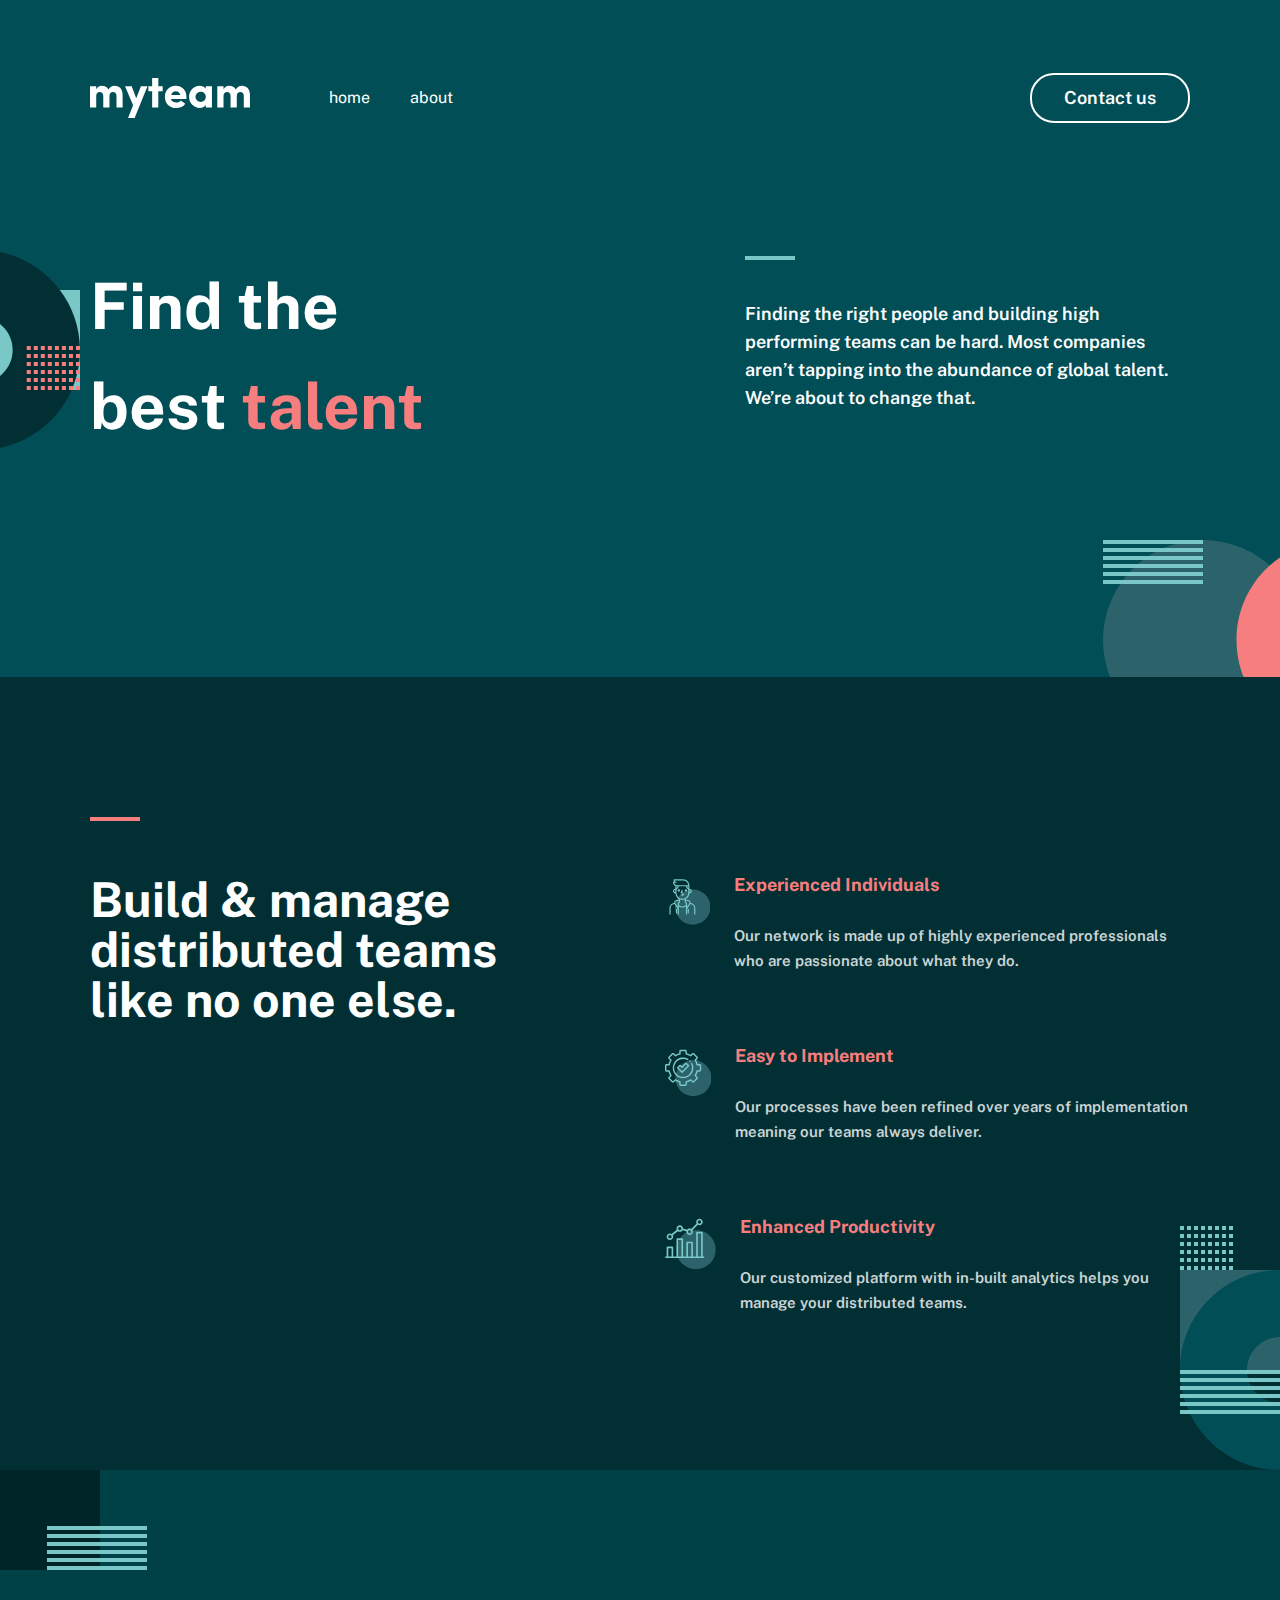
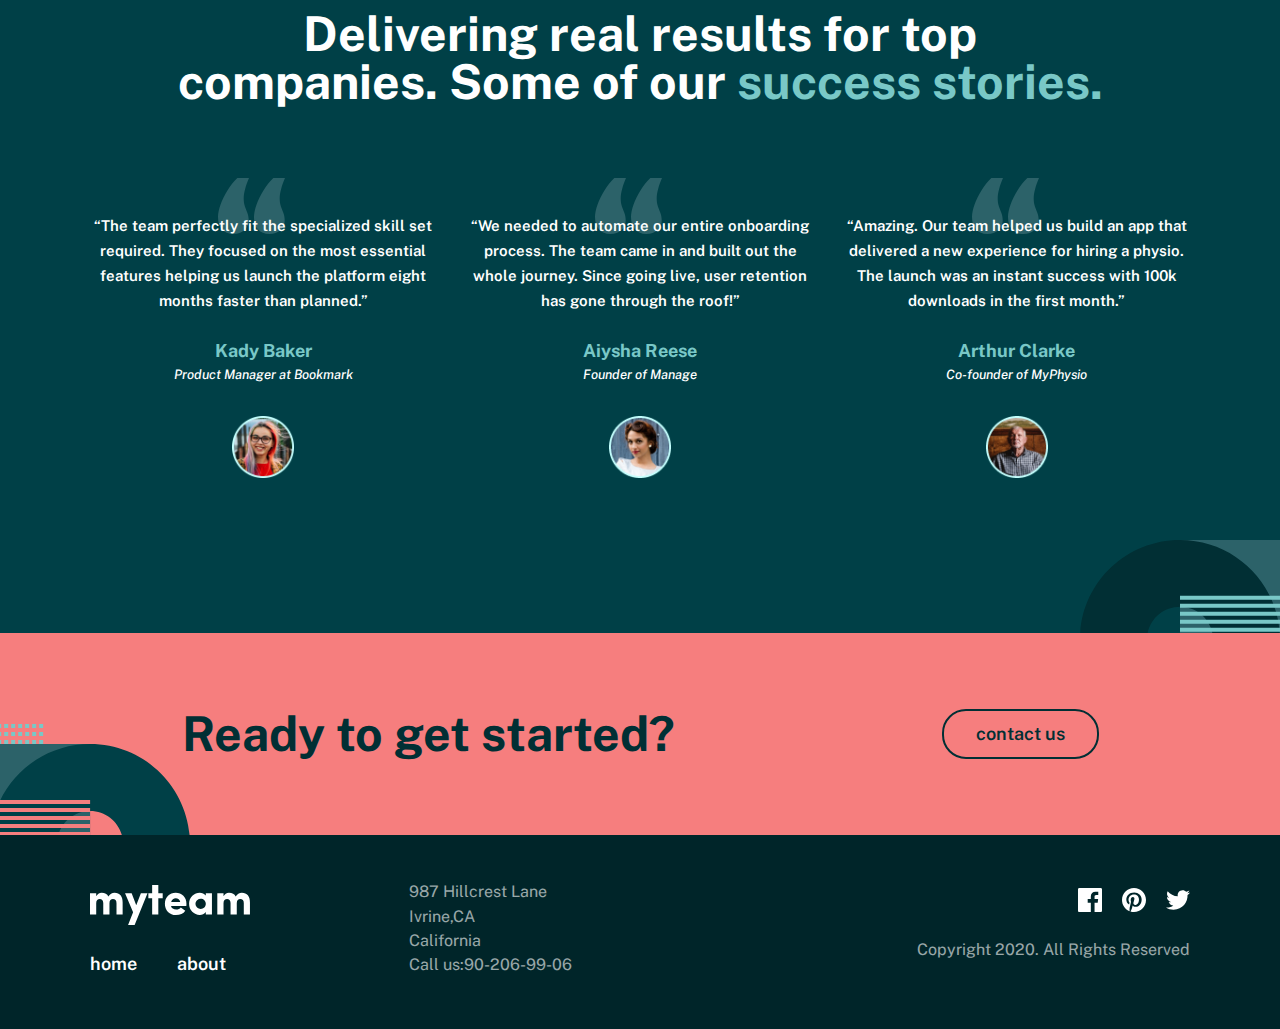
<file: index.html>
<!DOCTYPE html>
<html lang="en">

<head>
  <meta charset="UTF-8">
  <meta http-equiv="X-UA-Compatible" content="IE=edge">
  <meta name="viewport" content="width=device-width, initial-scale=1.0">
  <title>Myteam</title>
  <link rel="preconnect" href="https://fonts.googleapis.com">
  <link rel="preconnect" href="https://fonts.gstatic.com" crossorigin>
  <link href="https://fonts.googleapis.com/css2?family=Public+Sans:wght@100;400&display=swap" rel="stylesheet">
  <link rel="stylesheet" href="css/main.min.css">
</head>

<body>
  <header class="header">
    <div class="header__navigation navigation">
      <div class="container">
        <div class="navigation__wrapper ">
          <a class="navigation__logo site-logo" href="index.html">
            <svg class="sito-logo" width="160" height="40" viewBox="0 0 160 40" fill="none"
              xmlns="http://www.w3.org/2000/svg">
              <g>
                <path fill-rule="evenodd" clip-rule="evenodd"
                  d="M68.3174 29.5312V13.2143H72.6997V8.19196H68.3174V0H62.1474V8.19196H58.3538V13.2143H62.1474V29.5312H68.3174ZM6.21366 18.2366V29.5312H0V8.19196H6.21366V11.2946C6.72238 10.1935 7.44913 9.32292 8.3939 8.68304C9.41134 8.07292 10.5015 7.76786 11.6642 7.76786C14.9637 7.76786 17.1948 9.01786 18.3576 11.5179C19.8837 8.9881 21.9549 7.72321 24.5712 7.72321C27.1875 7.72321 29.186 8.56399 30.5669 10.2455C31.9477 11.9271 32.6381 14.3155 32.6381 17.4107V29.5312H26.4898V18.1473C26.4898 16.8378 26.1773 15.8036 25.5523 15.0446C24.8983 14.2857 24.0407 13.9062 22.9797 13.9062C21.9186 13.9062 21.0683 14.2634 20.4288 14.9777C19.7892 15.692 19.4695 16.7783 19.4695 18.2366V29.5312H13.2558V18.0134C13.1977 16.7336 12.8561 15.7292 12.2311 15C11.5916 14.2708 10.7631 13.9062 9.74564 13.9062C8.7282 13.9062 7.88517 14.256 7.21657 14.9554C6.54797 15.6548 6.21366 16.7485 6.21366 18.2366ZM57.4981 8.19196L44.6347 40H38.0722L43.0868 27.3438L35.0417 8.19196H41.6478L46.2481 20.2902L50.892 8.19196H57.4981ZM95.2923 25.6473C93.3591 28.5491 90.1833 29.9926 85.7646 29.9777C82.6978 29.9777 80.1106 28.9435 78.003 26.875C75.9245 24.7768 74.8853 22.0833 74.8853 18.7946C74.8853 15.506 75.9245 12.8348 78.003 10.7812C80.0815 8.72768 82.6542 7.70833 85.721 7.72321C88.7879 7.72321 91.3388 8.76488 93.3737 10.8482C95.4085 12.9315 96.4333 15.6399 96.4478 18.9732C96.4478 19.003 96.4187 19.6577 96.3606 20.9375H81.0771C81.1934 22.0685 81.7603 22.9464 82.7777 23.5714C83.7952 24.1964 84.9434 24.5089 86.2225 24.5089C88.2138 24.5089 89.7327 23.8393 90.7792 22.5L95.2923 25.6473ZM90.1905 16.9643H81.1644C81.3969 15.8036 81.9783 14.8958 82.9085 14.2411C83.8097 13.5863 84.7835 13.2738 85.83 13.3036C86.8766 13.3333 87.8286 13.6607 88.6862 14.2857C89.5437 14.9107 90.0452 15.8036 90.1905 16.9643ZM113.088 29.2188C111.911 29.7247 110.785 29.9628 109.709 29.933C106.846 29.933 104.36 28.9062 102.253 26.8527C100.145 24.7991 99.0912 22.128 99.0912 18.8393C99.0912 15.5506 100.181 12.8795 102.362 10.8259C104.542 8.77232 106.991 7.7381 109.709 7.72321C110.814 7.72321 111.947 7.96875 113.11 8.45982C114.273 8.95089 115.167 9.6503 115.792 10.558V8.19196H121.94V29.5312H115.792V27.0982C115.167 28.006 114.266 28.7128 113.088 29.2188ZM110.712 23.9062C109.302 23.9062 108.088 23.4301 107.071 22.4777C106.024 21.5253 105.501 20.3199 105.501 18.8616C105.501 17.4182 106.024 16.2054 107.071 15.2232C108.205 14.256 109.447 13.7723 110.799 13.7723C112.151 13.7723 113.321 14.2485 114.309 15.2009C115.298 16.1533 115.792 17.3735 115.792 18.8616C115.792 20.3497 115.298 21.5625 114.309 22.5C113.321 23.4375 112.122 23.9062 110.712 23.9062ZM133.522 18.2366V29.5312H127.309V8.19196H133.522V11.2946C134.031 10.1935 134.758 9.32292 135.703 8.68304C136.72 8.07292 137.81 7.76786 138.973 7.76786C142.272 7.76786 144.504 9.01786 145.666 11.5179C147.193 8.9881 149.264 7.72321 151.88 7.72321C154.496 7.72321 156.495 8.56399 157.876 10.2455C159.256 11.9271 159.947 14.3155 159.947 17.4107V29.5312H153.799V18.1473C153.799 16.8378 153.486 15.8036 152.861 15.0446C152.207 14.2857 151.35 13.9062 150.288 13.9062C149.227 13.9062 148.377 14.2634 147.738 14.9777C147.098 15.692 146.778 16.7783 146.778 18.2366V29.5312H140.565V18.0134C140.506 16.7336 140.165 15.7292 139.54 15C138.9 14.2708 138.072 13.9062 137.054 13.9062C136.037 13.9062 135.194 14.256 134.525 14.9554C133.857 15.6548 133.522 16.7485 133.522 18.2366Z"
                  fill="white" />
              </g>
            </svg>
          </a>
          <nav class="navigation__nav">
            <ul class="navigation__nav-pages">
              <li class="navigation__nav-list"><a class="navigation__nav-item" href="#">home</a></li>
              <li class="navigation__nav-list"><a class="navigation__nav-item" href="about.html">about</a></li>
            </ul>
          </nav>
          <a href="contact.html" class="navigation__button site-button" type="button">
            Contact us
          </a>
          <button class="navigation__button-mobile" type="button"><img src="images/hamburger.svg" alt="rasm joyi"
              width="20" height="17"></button>
        </div>
        <div class="navigation__buttom">
          <div class="navigation__buttom-left">
            <h2 class="navigation__buttom-title">
              Find the <br> best <span class="text">talent</span>
            </h2>
          </div>
          <div class="navigation__buttom-right">
            <span class="line"></span>
            <p class="navigation__buttom-text">Finding the right people and building high performing teams can be hard. Most companies aren’t tapping into the abundance of global talent. We’re about to change that.</p>
            <img class="navigation__buttom-img" src="/images/header-background2.svg" alt="rasm joyi" width="358"
              height="200">
          </div>
        </div>
      </div>
    </div>
  </header>
  <!-- ////header//// -->

  <!-- section-inner -->
  <section>
    <div class="section__wrapper inner">
      <div class="container">
        <div class="inner__wrapper">
          <div class="inner__left">
            <span class="inner__line"></span>
            <h2 class="inner__left-title">
              Build & manage distributed teams like no one else.</h2>
          </div>
          <div class="inner__right pages">
            <ul class="pages__bloc">
              <li class="pages__item">
                <svg class="pages__img" width="72" height="72" viewBox="0 0 72 72" fill="none"
                  xmlns="http://www.w3.org/2000/svg">
                  <g id="Group 11">
                    <circle id="Oval Copy 4" cx="44" cy="44" r="28" fill="#2C6269" />
                    <g id="Group 9">
                      <path id="Combined Shape" fill-rule="evenodd" clip-rule="evenodd"
                        d="M14.4958 0H28.4958C34.1565 0 38.7625 4.606 38.7625 10.2666V10.2667V14.9333C40.8214 14.9333 42.4958 16.6078 42.4958 18.6667C42.4958 20.7256 40.8214 22.4 38.7625 22.4H38.55C38.2613 26.0674 36.1975 29.2747 33.1623 31.101V32.6667H36.1118C38.6029 32.6667 40.6292 34.693 40.6291 37.1842C40.6298 37.2541 40.6289 37.3238 40.6263 37.3934L40.7476 37.4014C44.9636 37.9624 48.0958 41.5427 48.0959 45.7333V56H46.2292V45.7334C46.2292 42.4733 43.7932 39.6891 40.561 39.258L40.1563 39.2323C40.0733 39.3986 39.9798 39.5606 39.8759 39.7172L35.0291 46.9513V56H33.1623V42.9565C31.5585 44.1449 29.6053 44.8 27.5625 44.8C25.5193 44.8 23.5662 44.1451 21.9625 42.9571V56H20.0958V46.9507L15.251 39.7198C15.1464 39.5623 15.0523 39.3996 14.9689 39.2326L14.5023 39.2634C11.3318 39.689 8.89576 42.4732 8.89576 45.7333V56H7.02905V45.7333C7.02905 41.5426 10.1613 37.9633 14.3165 37.407L14.4982 37.3946C14.4954 37.3215 14.4943 37.2481 14.495 37.1746C14.495 34.6929 16.5212 32.6666 19.0123 32.6666H21.9625V31.1315C19.2932 29.5509 17.3029 26.8626 16.72 23.577C16.6621 23.2503 16.6183 22.9208 16.5903 22.5904L16.5756 22.4H16.3625C14.3035 22.4 12.6292 20.7255 12.6292 18.6666C12.6292 16.6077 14.3035 14.9333 16.3625 14.9333H16.3639L16.3626 10.5691C14.1571 9.51877 12.6292 7.26788 12.6292 4.66659C12.6292 4.15144 13.0473 3.7333 13.5625 3.7333H14.0636C13.7445 3.18358 13.5625 2.54603 13.5625 1.86659V0.933297C13.5625 0.418141 13.9806 0 14.4958 0ZM33.1623 35.672V34.5334H36.1118C37.5733 34.5334 38.7625 35.7234 38.7625 37.1934C38.768 37.7264 38.615 38.2415 38.3229 38.6811L35.0291 43.5973V37.5387C35.0292 37.0226 34.6119 36.6053 34.0958 36.6053H33.9371C33.4891 36.5287 33.1586 36.1377 33.1623 35.672ZM29.5133 32.4996C30.1282 32.3806 30.7236 32.2126 31.2956 32V35.6636C31.2863 36.8807 32.0563 37.9363 33.1623 38.3254V40.4479C31.7314 42.032 29.7086 42.9333 27.5625 42.9333C25.4163 42.9333 23.3935 42.0319 21.9625 40.4494V38.3264C23.0676 37.9373 23.8375 36.8826 23.8292 35.672V32.0136C25.0092 32.4416 26.2729 32.6723 27.5728 32.6723C28.2121 32.6723 28.8618 32.6153 29.5133 32.4996ZM20.0958 37.5387V43.5959L16.804 38.6829C16.51 38.2414 16.357 37.7253 16.3626 37.1839C16.3625 35.7224 17.5515 34.5333 19.0132 34.5333H21.9625V35.6786C21.9653 36.1377 21.6358 36.5288 21.1878 36.6054H21.0291C20.5139 36.6054 20.0958 37.0226 20.0958 37.5387ZM35.1286 11.1999H36.896L36.8969 14.0611C36.1833 13.4162 35.4004 12.4564 35.1286 11.1999ZM33.2295 11.1999C33.6437 14.0413 35.8703 15.7542 36.8976 16.4045L36.8986 19.5273L36.7016 22.0715C36.4422 26.3238 33.3398 29.8584 29.1725 30.6647C24.2034 31.5467 19.4396 28.2213 18.5567 23.2503C18.5092 22.9796 18.4727 22.7071 18.4503 22.4401L18.2292 19.6V16.4032C19.2574 15.752 21.4814 14.0394 21.8953 11.1999H33.2295ZM16.3625 16.8H16.3644L16.3653 19.6719L16.4317 20.5333H16.3625C15.333 20.5333 14.4958 19.6961 14.4958 18.6666C14.4958 17.6372 15.333 16.8 16.3625 16.8ZM19.9963 11.1999C19.7247 12.4555 18.9424 13.4148 18.2292 14.0597V11.1334C18.534 11.1772 18.8457 11.1999 19.1625 11.1999H19.9963ZM38.7625 19.6V16.8C39.7919 16.8 40.6292 17.6372 40.6292 18.6667C40.6292 19.6961 39.792 20.5334 38.7625 20.5334H38.6912L38.7625 19.6ZM14.59 5.6C15.0232 7.72702 16.9094 9.3333 19.1625 9.3333V9.33341H36.8435C36.3778 5.13898 32.8125 1.8667 28.4958 1.8667H15.4291C15.4291 2.89625 16.2663 3.73341 17.2958 3.73341C17.8109 3.73341 18.2291 4.15155 18.2291 4.6667C18.2291 5.18186 17.8109 5.6 17.2958 5.6H14.59ZM23.8292 17.7333C23.8292 18.7642 22.9934 19.6 21.9625 19.6C20.9315 19.6 20.0958 18.7642 20.0958 17.7333C20.0958 16.7023 20.9315 15.8666 21.9625 15.8666C22.9934 15.8666 23.8292 16.7023 23.8292 17.7333ZM33.1625 19.6C34.1934 19.6 35.0292 18.7642 35.0292 17.7333C35.0292 16.7023 34.1934 15.8666 33.1625 15.8666C32.1315 15.8666 31.2958 16.7023 31.2958 17.7333C31.2958 18.7642 32.1315 19.6 33.1625 19.6ZM27.0743 20.5333L28.4286 17.1472L26.6954 16.4537L24.8287 21.1204C24.7139 21.4079 24.7494 21.7346 24.923 21.9903C25.0966 22.246 25.386 22.4 25.6959 22.4H28.4959V20.5333H27.0743ZM25.8545 24.2667C27.3076 24.2657 28.674 23.7001 29.7026 22.6726L31.0223 23.9933C29.6419 25.3727 27.806 26.1324 25.8545 26.1334H25.6958V24.2667H25.8545ZM17.2959 47.6C17.2959 47.0839 17.714 46.6667 18.2292 46.6667C18.7443 46.6667 19.1625 47.0839 19.1625 47.6V53.2C19.1625 53.7161 18.7443 54.1333 18.2292 54.1333C17.714 54.1333 17.2959 53.7161 17.2959 53.2V47.6ZM35.9625 47.6C35.9625 47.0839 36.3796 46.6667 36.8958 46.6667C37.4119 46.6667 37.8292 47.0839 37.8291 47.6V53.2C37.8291 53.7161 37.4119 54.1333 36.8958 54.1333C36.3796 54.1333 35.9625 53.7161 35.9625 53.2V47.6Z"
                        fill="#79C8C7" />
                    </g>
                  </g>
                </svg>
                <div class="pages__item-right">
                  <h4 class="pages__item-title">Experienced Individuals</h4>
                  <p class="pages__item-text">
                    Our network is made up of highly experienced professionals who are passionate about what they do.
                  </p>
                </div>
              </li>
              <li class="pages__item">
                <svg class="pages__img" width="72" height="72" viewBox="0 0 72 72" fill="none"
                  xmlns="http://www.w3.org/2000/svg">
                  <g id="Group 12">
                    <circle id="Oval Copy" cx="44" cy="44" r="28" fill="#2C6269" />
                    <path id="Combined Shape" fill-rule="evenodd" clip-rule="evenodd"
                      d="M33.9062 53.8125C33.9062 55.0186 32.9249 56 31.7188 56H24.2812C23.0751 56 22.0938 55.0186 22.0938 53.8125V50.5471C20.0357 50.0092 18.0717 49.1948 16.2354 48.1177L13.9244 50.4287C13.0712 51.2815 11.6835 51.2815 10.8307 50.4287L5.57129 45.1693C4.71851 44.3165 4.71851 42.9288 5.57129 42.076L7.88226 39.7646C6.80518 37.9283 5.99084 35.9643 5.45294 33.9062H2.1875C0.981384 33.9062 0 32.9249 0 31.7188V24.2812C0 23.0751 0.981384 22.0938 2.1875 22.0938H5.44568C5.98187 20.0323 6.79535 18.0648 7.87244 16.2251L5.57129 13.924C4.71851 13.0712 4.71851 11.6835 5.57129 10.8307L10.8307 5.57129C11.6835 4.71851 13.0712 4.71851 13.9244 5.57129L16.2174 7.86475C18.0588 6.78253 20.0289 5.96478 22.0938 5.42517V2.1875C22.0938 0.981384 23.0751 0 24.2812 0H31.7188C32.9249 0 33.9062 0.981384 33.9062 2.1875V5.41791C35.9741 5.95581 37.948 6.77271 39.7924 7.85449L42.076 5.57129C42.9288 4.71851 44.3165 4.71851 45.1693 5.57129L50.4287 10.8307C51.2815 11.6835 51.2815 13.0712 50.4287 13.9244L48.1455 16.2076C49.2273 18.052 50.0442 20.0259 50.5821 22.0938H53.8125C55.0186 22.0938 56 23.0751 56 24.2812V31.7188C56 32.9249 55.0186 33.9062 53.8125 33.9062H50.5748C50.0352 35.9711 49.217 37.9412 48.1353 39.7826L50.4283 42.076C51.2811 42.9288 51.2811 44.3165 50.4283 45.1693L45.1693 50.4287C44.3165 51.2815 42.9288 51.2815 42.0756 50.4287L39.7749 48.1276C37.9348 49.2047 35.9673 50.0181 33.9062 50.5543V53.8125ZM16.0713 45.641C16.2747 45.641 16.4785 45.6974 16.6596 45.8127C18.7407 47.1415 21.0167 48.0853 23.4238 48.618C23.9249 48.7291 24.2812 49.173 24.2812 49.6862V53.8125H31.7188V49.6921C31.7188 49.1786 32.0759 48.7343 32.5775 48.624C34.988 48.0934 37.2674 47.1509 39.3519 45.823C39.7843 45.5474 40.3504 45.6094 40.7131 45.9721L43.6227 48.8817L48.8817 43.6227L45.9785 40.7195C45.6154 40.3564 45.5538 39.7894 45.8307 39.3566C47.1641 37.2717 48.1118 34.9902 48.6462 32.5762C48.7569 32.0751 49.2012 31.7188 49.7139 31.7188H53.8125V24.2812H49.7199C49.2064 24.2812 48.762 23.9241 48.6518 23.4225C48.1199 21.0051 47.174 18.7202 45.8405 16.6318C45.5645 16.199 45.6265 15.6329 45.9892 15.2698L48.8817 12.3773L43.6227 7.11835L40.7302 10.0108C40.3675 10.3735 39.801 10.4355 39.3682 10.1595C37.2798 8.82605 34.9949 7.88055 32.5775 7.34821C32.0759 7.23798 31.7188 6.79364 31.7188 6.28009V2.1875H24.2812V6.28607C24.2812 6.79919 23.9249 7.2431 23.4242 7.35419C21.0098 7.88867 18.7283 8.83588 16.6434 10.1693C16.211 10.4462 15.6436 10.3846 15.2809 10.0215L12.3773 7.11835L7.11835 12.3773L10.0279 15.2873C10.3906 15.6496 10.4526 16.2157 10.177 16.6481C8.84912 18.7326 7.90662 21.012 7.37598 23.4225C7.26575 23.9241 6.82141 24.2812 6.30786 24.2812H2.1875V31.7188H6.31384C6.82697 31.7188 7.27087 32.0755 7.38196 32.5762C7.91473 34.9838 8.85895 37.2593 10.1873 39.3404C10.4633 39.7732 10.4017 40.3397 10.0386 40.7025L7.11835 43.6227L12.3773 48.8821L15.2975 45.9614C15.509 45.7504 15.7889 45.641 16.0713 45.641ZM16.7083 39.2917C19.8217 42.4046 23.9108 43.9615 28 43.9615C32.0892 43.9615 36.1783 42.4046 39.2917 39.2917C44.1597 34.4241 45.3646 27.0182 42.2901 20.8641C42.0201 20.3237 41.363 20.1041 40.8229 20.3741C40.2825 20.6441 40.0633 21.3012 40.3333 21.8417C42.9865 27.1528 41.9462 33.5439 37.7451 37.7451C35.0581 40.432 31.5295 41.7753 28 41.7748C24.4714 41.7744 20.9419 40.4312 18.2554 37.7451C12.8819 32.3716 12.8819 23.6284 18.2554 18.2554C22.6026 13.9077 29.38 12.9691 34.736 15.9726C35.2628 16.2682 35.9293 16.0807 36.2249 15.5535C36.5201 15.0267 36.3326 14.3602 35.8058 14.0649C32.8296 12.3961 29.3181 11.7219 25.9167 12.1671C22.4039 12.6268 19.2197 14.1974 16.7083 16.7083C10.4821 22.9346 10.4821 33.0654 16.7083 39.2917ZM38.7572 18.8138C38.4684 18.8138 38.1873 18.6976 37.9826 18.4929C37.7792 18.2896 37.6635 18.0084 37.6635 17.72C37.6635 17.4321 37.7792 17.1501 37.9826 16.9467C38.186 16.7429 38.4684 16.6263 38.7572 16.6263C39.0447 16.6263 39.3267 16.7429 39.5305 16.9467C39.7339 17.1501 39.851 17.4321 39.851 17.72C39.851 18.0084 39.7339 18.2896 39.5305 18.4929C39.3259 18.6976 39.0447 18.8138 38.7572 18.8138ZM26.4564 36.0574C26.1663 36.0574 25.8881 35.9421 25.683 35.737L18.7664 28.8199C18.3391 28.3931 18.3391 27.7005 18.7664 27.2733L22.6893 23.3499C22.8944 23.1448 23.1725 23.0298 23.4626 23.0298C23.7527 23.0298 24.0313 23.1448 24.2364 23.3499L26.4564 25.5703L31.764 20.263C32.1909 19.8358 32.8834 19.8358 33.3107 20.263L37.2341 24.1864C37.6609 24.6132 37.6609 25.3058 37.2341 25.733L27.2301 35.737C27.0246 35.9421 26.7465 36.0574 26.4564 36.0574ZM21.0863 28.0466L26.4564 33.4166L34.9137 24.9597L32.5374 22.5834L27.2301 27.8906C27.025 28.0957 26.7465 28.2111 26.4564 28.2111C26.1663 28.2111 25.8881 28.0957 25.683 27.8906L23.4626 25.6702L21.0863 28.0466Z"
                      fill="#79C8C7" />
                  </g>
                </svg>

                <div class="pages__item-right">
                  <h4 class="pages__item-title">
                    Easy to Implement
                  </h4>
                  <p class="pages__item-text">
                    Our processes have been refined over years of implementation meaning our teams always deliver.
                  </p>
                </div>
              </li>
              <li class="pages__item">
                <svg class="pages__img" width="72" height="72" viewBox="0 0 72 72" fill="none"
                  xmlns="http://www.w3.org/2000/svg">
                  <g id="Group 13">
                    <circle id="Oval" cx="44" cy="44" r="28" fill="#2C6269" />
                    <path id="Combined Shape" fill-rule="evenodd" clip-rule="evenodd"
                      d="M44.3333 4.6667C44.3333 2.093 46.4263 0 49 0C51.5737 0 53.6667 2.093 53.6667 4.6667C53.6667 7.24041 51.5737 9.33341 49 9.33341C48.1355 9.33341 47.3252 9.09726 46.6303 8.68608L39.0194 16.297C39.4306 16.992 39.6667 17.8022 39.6667 18.6667C39.6667 21.2404 37.5737 23.3334 35 23.3334C32.4263 23.3334 30.3333 21.2404 30.3333 18.6667C30.3333 18.4032 30.3552 18.1447 30.3974 17.893L25.0246 16.3608C24.2129 17.7396 22.7129 18.6667 21 18.6667C19.9493 18.6667 18.9788 18.3179 18.1981 17.73L11.0811 23.4046C11.4541 24.075 11.6667 24.8465 11.6667 25.6667C11.6667 28.2404 9.5737 30.3334 7 30.3334C4.4263 30.3334 2.3333 28.2404 2.3333 25.6667C2.3333 23.093 4.4263 21 7 21C7.90488 21 8.75035 21.2587 9.46631 21.7061L16.7404 15.9062C16.4788 15.3239 16.3333 14.6787 16.3333 14C16.3333 11.4263 18.4263 9.3333 21 9.3333C23.5737 9.3333 25.6667 11.4263 25.6667 14C25.6667 14.0389 25.6662 14.0777 25.6653 14.1165L31.3656 15.742C32.2217 14.6803 33.5327 14 35 14C35.8645 14 36.6748 14.2361 37.3697 14.6473L44.9806 7.03637C44.5694 6.34145 44.3333 5.5312 44.3333 4.6667ZM19.2225 15.5101C19.209 15.491 19.1948 15.4722 19.18 15.4537C19.1649 15.4348 19.1494 15.4164 19.1334 15.3987C18.8404 15.0086 18.6667 14.524 18.6667 14C18.6667 12.7143 19.712 11.6667 21 11.6667C22.288 11.6667 23.3333 12.7144 23.3333 14C23.3333 15.2857 22.288 16.3333 21 16.3333C20.2882 16.3333 19.6506 16.0133 19.2225 15.5101ZM8.61291 23.982C8.1938 23.5805 7.62552 23.3334 7 23.3334C5.712 23.3334 4.6667 24.381 4.6667 25.6667C4.6667 26.9523 5.712 28 7 28C8.288 28 9.3333 26.9523 9.3333 25.6667C9.3333 25.0421 9.08657 24.4737 8.68515 24.0543C8.66023 24.0314 8.63612 24.0073 8.61291 23.982ZM47.3975 6.3613C47.3831 6.34522 47.3681 6.32945 47.3527 6.314C47.3373 6.29859 47.3215 6.28369 47.3055 6.26933C46.9096 5.85087 46.6667 5.28643 46.6667 4.6667C46.6667 3.381 47.712 2.33341 49 2.33341C50.288 2.33341 51.3333 3.38111 51.3333 4.6667C51.3333 5.9523 50.288 7 49 7C48.3796 7 47.8155 6.75694 47.3975 6.3613ZM52.5 18.6667C53.144 18.6667 53.6667 19.1893 53.6667 19.8334V53.6667H54.8333C55.4773 53.6667 56 54.1893 56.0001 54.8333C56.0001 55.4773 55.4774 56 54.8334 56H52.5159L52.5 56.0001H45.5L45.4841 56H38.5159L38.5 56.0001H31.5L31.4841 56H24.5159L24.5 56.0001H17.5L17.4841 56H10.5H3.5H1.1667C0.522703 56 0 55.4773 0 54.8333C0 54.1893 0.522703 53.6667 1.1667 53.6667H2.3333V40.8334C2.3333 40.1894 2.856 39.6667 3.5 39.6667H10.5C11.144 39.6667 11.6667 40.1893 11.6667 40.8333V53.6667H16.3333V29.1667C16.3333 28.5227 16.856 28 17.5 28H24.5C25.144 28 25.6667 28.5227 25.6667 29.1667V53.6667H30.3333V33.8334C30.3333 33.1894 30.856 32.6667 31.5 32.6667H38.5C39.144 32.6667 39.6667 33.1893 39.6667 33.8334V53.6667H44.3333V19.8334C44.3333 19.1894 44.856 18.6667 45.5 18.6667H52.5ZM51.3333 21V53.6667H46.6666V21H51.3333ZM37.3333 53.6667V35H32.6666V53.6667H37.3333ZM18.6666 30.3333H23.3333V53.6667H18.6666V30.3333ZM9.33341 53.6667V42H4.6667V53.6667H9.3333H9.33341ZM35 21C33.712 21 32.6667 19.9523 32.6667 18.6667C32.6667 17.381 33.712 16.3334 35 16.3334C36.288 16.3334 37.3333 17.3811 37.3333 18.6667C37.3333 19.9523 36.288 21 35 21Z"
                      fill="#79C8C7" />
                  </g>
                </svg>
                <div class="pages__item-right">
                  <h4 class="pages__item-title">Enhanced Productivity</h4>
                  <p class="pages__item-text">
                    Our customized platform with in-built analytics helps you manage your distributed teams.
                  </p>
                </div>
              </li>
            </ul>
          </div>
        </div>
      </div>
    </div>
  </section>
  <!-- section-inner -->

  <!-- intro-section -->
  <section>
    <div class="section intro">
      <div class="container">
        <div class="intro__wrapper">
          <div class="intro__title">
            <h2 class="intro__text">
              Delivering real results for top companies. Some of our <span class="intro__sucses"> success stories.
              </span>
            </h2>
          </div>
          <ul class="intro__pages item">
            <li class="item__list">
              <p class="item__text">
                “The team perfectly fit the specialized skill set required. They focused on the most essential features
                helping us launch the platform eight months faster than planned.”
              </p>
              <h4 class="item__title">
                Kady Baker
              </h4>
              <i class="item__small">Product Manager at Bookmark</i><br>
              <img class="item__jpg" src="images/intro-too-oval1.png" alt="rasm joyi" width="62" height="62">
            </li>
            <li class="item__list">
              <p class="item__text">
                “We needed to automate our entire onboarding process. The team came in and built out the whole journey.
                Since going live, user retention has gone through the roof!”
              </p>
              <h4 class="item__title">
                Aiysha Reese
              </h4>
              <i class="item__small">Founder of Manage</i><br>
              <img class="item__jpg" src="images/intro-too-oval2.png" alt="rasm joyi" width="62" height="62">
            </li>
            <li class="item__list">
              <p class="item__text">
                “Amazing. Our team helped us build an app that delivered a new experience for hiring a physio. The
                launch was an instant success with 100k downloads in the first month.”
              </p>
              <h4 class="item__title">
                Arthur Clarke
              </h4>
              <i class="item__small">
                Co-founder of MyPhysio
              </i><br>
              <img class="item__jpg" src="images/intro-too-oval3.png" alt="rasm joyi" width="62" height="62">
            </li>
          </ul>
        </div>
      </div>
    </div>
  </section>
  <!-- internal-section -->
  <section>
    <div class="internal__section ">
      <div class="container">
        <div class="internal__title">
          <h2 class="internal__title-text">Ready to get started?</h2>
          <button class="internal__button site-button" type="button">contact us</button>
        </div>
      </div>
    </div>
  </section>
  <!-- intro-section -->

  <!-- footer -->
  <footer>
    <div class="footer__wrapper">
      <div class="container">
        <div class="footer__inner">
          <div class="footer__left">
            <a class="footer__logo site-logo" href="#">
              <svg width="160" height="40" viewBox="0 0 160 40" fill="none" xmlns="http://www.w3.org/2000/svg">
                <g id="myteam-logo">
                  <path id="myteam" fill-rule="evenodd" clip-rule="evenodd"
                    d="M68.3174 29.5312V13.2143H72.6997V8.19196H68.3174V0H62.1474V8.19196H58.3538V13.2143H62.1474V29.5312H68.3174ZM6.21366 18.2366V29.5312H0V8.19196H6.21366V11.2946C6.72238 10.1935 7.44913 9.32292 8.3939 8.68304C9.41134 8.07292 10.5015 7.76786 11.6642 7.76786C14.9637 7.76786 17.1948 9.01786 18.3576 11.5179C19.8837 8.9881 21.9549 7.72321 24.5712 7.72321C27.1875 7.72321 29.186 8.56399 30.5669 10.2455C31.9477 11.9271 32.6381 14.3155 32.6381 17.4107V29.5312H26.4898V18.1473C26.4898 16.8378 26.1773 15.8036 25.5523 15.0446C24.8983 14.2857 24.0407 13.9062 22.9797 13.9062C21.9186 13.9062 21.0683 14.2634 20.4288 14.9777C19.7892 15.692 19.4695 16.7783 19.4695 18.2366V29.5312H13.2558V18.0134C13.1977 16.7336 12.8561 15.7292 12.2311 15C11.5916 14.2708 10.7631 13.9062 9.74564 13.9062C8.7282 13.9062 7.88517 14.256 7.21657 14.9554C6.54797 15.6548 6.21366 16.7485 6.21366 18.2366ZM57.4981 8.19196L44.6347 40H38.0722L43.0868 27.3438L35.0417 8.19196H41.6478L46.2481 20.2902L50.892 8.19196H57.4981ZM95.2923 25.6473C93.3591 28.5491 90.1833 29.9926 85.7646 29.9777C82.6978 29.9777 80.1106 28.9435 78.003 26.875C75.9245 24.7768 74.8853 22.0833 74.8853 18.7946C74.8853 15.506 75.9245 12.8348 78.003 10.7812C80.0815 8.72768 82.6542 7.70833 85.721 7.72321C88.7879 7.72321 91.3388 8.76488 93.3737 10.8482C95.4085 12.9315 96.4333 15.6399 96.4478 18.9732C96.4478 19.003 96.4187 19.6577 96.3606 20.9375H81.0771C81.1934 22.0685 81.7603 22.9464 82.7777 23.5714C83.7952 24.1964 84.9434 24.5089 86.2225 24.5089C88.2138 24.5089 89.7327 23.8393 90.7792 22.5L95.2923 25.6473ZM90.1905 16.9643H81.1644C81.3969 15.8036 81.9783 14.8958 82.9085 14.2411C83.8097 13.5863 84.7835 13.2738 85.83 13.3036C86.8766 13.3333 87.8286 13.6607 88.6862 14.2857C89.5437 14.9107 90.0452 15.8036 90.1905 16.9643ZM113.088 29.2188C111.911 29.7247 110.785 29.9628 109.709 29.933C106.846 29.933 104.36 28.9062 102.253 26.8527C100.145 24.7991 99.0912 22.128 99.0912 18.8393C99.0912 15.5506 100.181 12.8795 102.362 10.8259C104.542 8.77232 106.991 7.7381 109.709 7.72321C110.814 7.72321 111.947 7.96875 113.11 8.45982C114.273 8.95089 115.167 9.6503 115.792 10.558V8.19196H121.94V29.5312H115.792V27.0982C115.167 28.006 114.266 28.7128 113.088 29.2188ZM110.712 23.9062C109.302 23.9062 108.088 23.4301 107.071 22.4777C106.024 21.5253 105.501 20.3199 105.501 18.8616C105.501 17.4182 106.024 16.2054 107.071 15.2232C108.205 14.256 109.447 13.7723 110.799 13.7723C112.151 13.7723 113.321 14.2485 114.309 15.2009C115.298 16.1533 115.792 17.3735 115.792 18.8616C115.792 20.3497 115.298 21.5625 114.309 22.5C113.321 23.4375 112.122 23.9062 110.712 23.9062ZM133.522 18.2366V29.5312H127.309V8.19196H133.522V11.2946C134.031 10.1935 134.758 9.32292 135.703 8.68304C136.72 8.07292 137.81 7.76786 138.973 7.76786C142.272 7.76786 144.504 9.01786 145.666 11.5179C147.193 8.9881 149.264 7.72321 151.88 7.72321C154.496 7.72321 156.495 8.56399 157.876 10.2455C159.256 11.9271 159.947 14.3155 159.947 17.4107V29.5312H153.799V18.1473C153.799 16.8378 153.486 15.8036 152.861 15.0446C152.207 14.2857 151.35 13.9062 150.288 13.9062C149.227 13.9062 148.377 14.2634 147.738 14.9777C147.098 15.692 146.778 16.7783 146.778 18.2366V29.5312H140.565V18.0134C140.506 16.7336 140.165 15.7292 139.54 15C138.9 14.2708 138.072 13.9062 137.054 13.9062C136.037 13.9062 135.194 14.256 134.525 14.9554C133.857 15.6548 133.522 16.7485 133.522 18.2366Z"
                    fill="white" />
                </g>
              </svg>
            </a>
            <ul class="footer__pages">
              <li class="footer__item">
                <a href="#">home</a>
              </li>
              <li class="footer__item">
                <a href="#">about</a>
              </li>
            </ul>
          </div>
          <ul class="footer__middle">
            <li class="footer__middle-item">987 Hillcrest Lane</li>
            <li class="footer__middle-item">Ivrine,CA</li>
            <li class="footer__middle-item">California</li>
            <li class="footer__middle-item">Call us:90-206-99-06</li>
          </ul>
          <div class="footer__right">
            <a class="footer__right-link" href="https://www.facebook.com/profile.php?id=100070951504563" target="blog">
              <svg class="footer__right-img" width="24" height="24" viewBox="0 0 24 24" fill="none"
                xmlns="http://www.w3.org/2000/svg">
                <path
                  d="M22.675 0H1.325C0.593 0 0 0.593 0 1.325V22.676C0 23.407 0.593 24 1.325 24H12.82V14.706H9.692V11.084H12.82V8.413C12.82 5.313 14.713 3.625 17.479 3.625C18.804 3.625 19.942 3.724 20.274 3.768V7.008L18.356 7.009C16.852 7.009 16.561 7.724 16.561 8.772V11.085H20.148L19.681 14.707H16.561V24H22.677C23.407 24 24 23.407 24 22.675V1.325C24 0.593 23.407 0 22.675 0Z"
                  fill="white" />
              </svg>
            </a>
            <a class="footer__right-link" href="https://www.pinterest.com/" target="blog">
              <svg class="footer__right-img__quic" width="24" height="24" viewBox="0 0 24 24" fill="none"
                xmlns="http://www.w3.org/2000/svg">
                <path
                  d="M12 0C5.373 0 0 5.372 0 12C0 17.084 3.163 21.426 7.627 23.174C7.522 22.225 7.427 20.769 7.669 19.733C7.887 18.796 9.076 13.768 9.076 13.768C9.076 13.768 8.717 13.049 8.717 11.986C8.717 10.318 9.684 9.072 10.888 9.072C11.911 9.072 12.406 9.841 12.406 10.762C12.406 11.791 11.751 13.33 11.412 14.757C11.129 15.951 12.011 16.926 13.189 16.926C15.322 16.926 16.961 14.677 16.961 11.431C16.961 8.558 14.897 6.549 11.949 6.549C8.535 6.549 6.531 9.11 6.531 11.756C6.531 12.787 6.928 13.894 7.424 14.494C7.522 14.613 7.536 14.718 7.507 14.839L7.174 16.199C7.121 16.419 7 16.466 6.772 16.36C5.273 15.662 4.336 13.471 4.336 11.711C4.336 7.926 7.086 4.449 12.265 4.449C16.428 4.449 19.663 7.416 19.663 11.38C19.663 15.516 17.056 18.844 13.436 18.844C12.22 18.844 11.077 18.213 10.686 17.466L9.938 20.319C9.667 21.362 8.936 22.669 8.446 23.465C9.57 23.812 10.763 24 12 24C18.627 24 24 18.627 24 12C24 5.372 18.627 0 12 0Z"
                  fill="white" />
              </svg>
            </a>
            <a class="footer__right-link"
              href="https://play.google.com/store/apps/details?id=com.twitter.android&hl=ru&gl=US" target="blog">
              <svg class="footer__right-img" width="24" height="20" viewBox="0 0 24 20" fill="none"
                xmlns="http://www.w3.org/2000/svg">
                <path
                  d="M24 2.55699C23.117 2.94899 22.168 3.21299 21.172 3.33199C22.189 2.72299 22.97 1.75799 23.337 0.607986C22.386 1.17199 21.332 1.58199 20.21 1.80299C19.313 0.845986 18.032 0.247986 16.616 0.247986C13.437 0.247986 11.101 3.21399 11.819 6.29299C7.728 6.08799 4.1 4.12799 1.671 1.14899C0.381 3.36199 1.002 6.25699 3.194 7.72299C2.388 7.69699 1.628 7.47599 0.965 7.10699C0.911 9.38799 2.546 11.522 4.914 11.997C4.221 12.185 3.462 12.229 2.69 12.081C3.316 14.037 5.134 15.46 7.29 15.5C5.22 17.123 2.612 17.848 0 17.54C2.179 18.937 4.768 19.752 7.548 19.752C16.69 19.752 21.855 12.031 21.543 5.10599C22.505 4.41099 23.34 3.54399 24 2.55699Z"
                  fill="white" />
              </svg>

            </a>
            <p>
              Copyright 2020. All Rights Reserved
            </p>
          </div>
        </div>
        <div class="footer__right-responsive">
          <div class="link">
            <a class="footer__right-link" href="https://www.facebook.com/profile.php?id=100070951504563" target="blog">
              <svg class="footer__right-img" width="24" height="24" viewBox="0 0 24 24" fill="none"
                xmlns="http://www.w3.org/2000/svg">
                <path
                  d="M22.675 0H1.325C0.593 0 0 0.593 0 1.325V22.676C0 23.407 0.593 24 1.325 24H12.82V14.706H9.692V11.084H12.82V8.413C12.82 5.313 14.713 3.625 17.479 3.625C18.804 3.625 19.942 3.724 20.274 3.768V7.008L18.356 7.009C16.852 7.009 16.561 7.724 16.561 8.772V11.085H20.148L19.681 14.707H16.561V24H22.677C23.407 24 24 23.407 24 22.675V1.325C24 0.593 23.407 0 22.675 0Z"
                  fill="white" />
              </svg>
            </a>
            <a class="footer__right-link" href="https://www.pinterest.com/" target="blog">
              <svg class="footer__right-img__quic" width="24" height="24" viewBox="0 0 24 24" fill="none"
                xmlns="http://www.w3.org/2000/svg">
                <path
                  d="M12 0C5.373 0 0 5.372 0 12C0 17.084 3.163 21.426 7.627 23.174C7.522 22.225 7.427 20.769 7.669 19.733C7.887 18.796 9.076 13.768 9.076 13.768C9.076 13.768 8.717 13.049 8.717 11.986C8.717 10.318 9.684 9.072 10.888 9.072C11.911 9.072 12.406 9.841 12.406 10.762C12.406 11.791 11.751 13.33 11.412 14.757C11.129 15.951 12.011 16.926 13.189 16.926C15.322 16.926 16.961 14.677 16.961 11.431C16.961 8.558 14.897 6.549 11.949 6.549C8.535 6.549 6.531 9.11 6.531 11.756C6.531 12.787 6.928 13.894 7.424 14.494C7.522 14.613 7.536 14.718 7.507 14.839L7.174 16.199C7.121 16.419 7 16.466 6.772 16.36C5.273 15.662 4.336 13.471 4.336 11.711C4.336 7.926 7.086 4.449 12.265 4.449C16.428 4.449 19.663 7.416 19.663 11.38C19.663 15.516 17.056 18.844 13.436 18.844C12.22 18.844 11.077 18.213 10.686 17.466L9.938 20.319C9.667 21.362 8.936 22.669 8.446 23.465C9.57 23.812 10.763 24 12 24C18.627 24 24 18.627 24 12C24 5.372 18.627 0 12 0Z"
                  fill="white" />
              </svg>
            </a>
            <a class="footer__right-link"
              href="https://play.google.com/store/apps/details?id=com.twitter.android&hl=ru&gl=US" target="blog">
              <svg class="footer__right-img" width="24" height="20" viewBox="0 0 24 20" fill="none"
                xmlns="http://www.w3.org/2000/svg">
                <path
                  d="M24 2.55699C23.117 2.94899 22.168 3.21299 21.172 3.33199C22.189 2.72299 22.97 1.75799 23.337 0.607986C22.386 1.17199 21.332 1.58199 20.21 1.80299C19.313 0.845986 18.032 0.247986 16.616 0.247986C13.437 0.247986 11.101 3.21399 11.819 6.29299C7.728 6.08799 4.1 4.12799 1.671 1.14899C0.381 3.36199 1.002 6.25699 3.194 7.72299C2.388 7.69699 1.628 7.47599 0.965 7.10699C0.911 9.38799 2.546 11.522 4.914 11.997C4.221 12.185 3.462 12.229 2.69 12.081C3.316 14.037 5.134 15.46 7.29 15.5C5.22 17.123 2.612 17.848 0 17.54C2.179 18.937 4.768 19.752 7.548 19.752C16.69 19.752 21.855 12.031 21.543 5.10599C22.505 4.41099 23.34 3.54399 24 2.55699Z"
                  fill="white" />
              </svg>
            </a>
          </div>
          <div class="footer__right-responsive__text">
            <p>
              Copyright 2020. All Rights Reserved
            </p>
          </div>
        </div>
      </div>
  </footer>
</body>

</html>
</file>
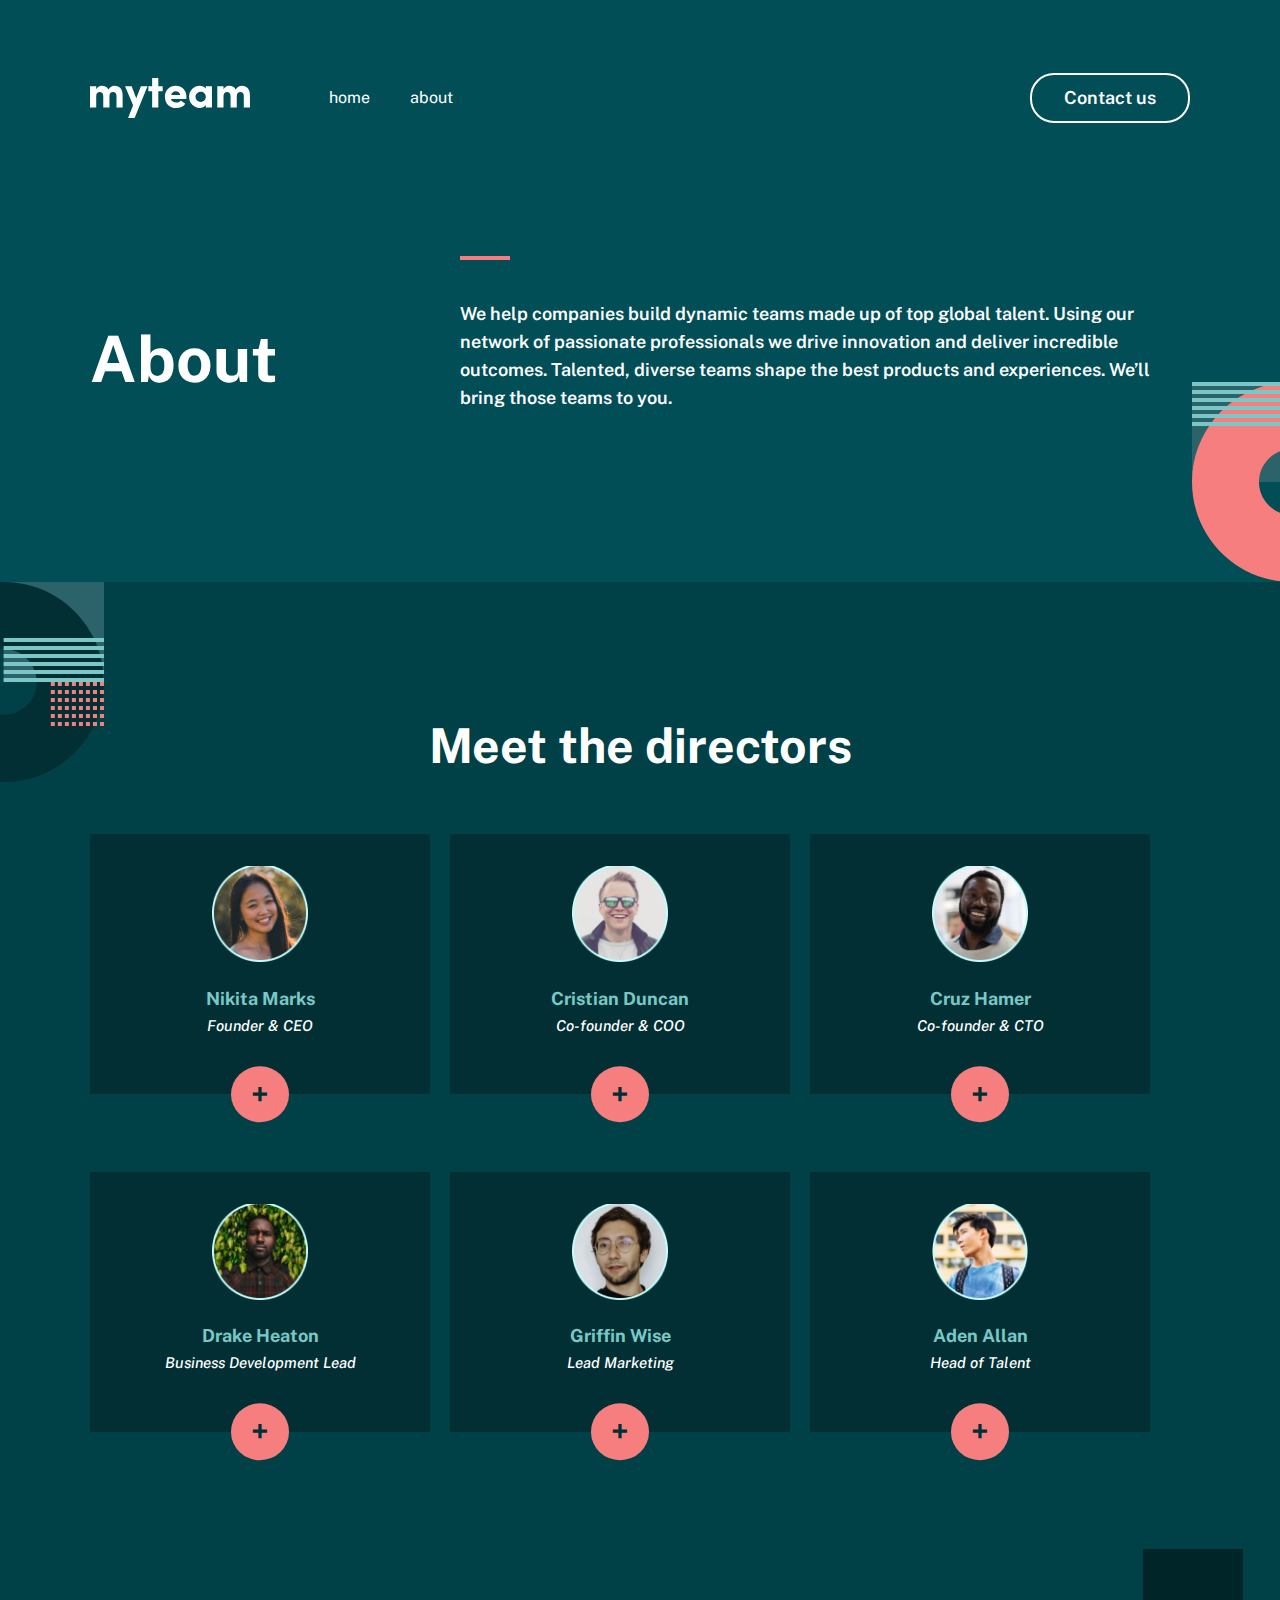
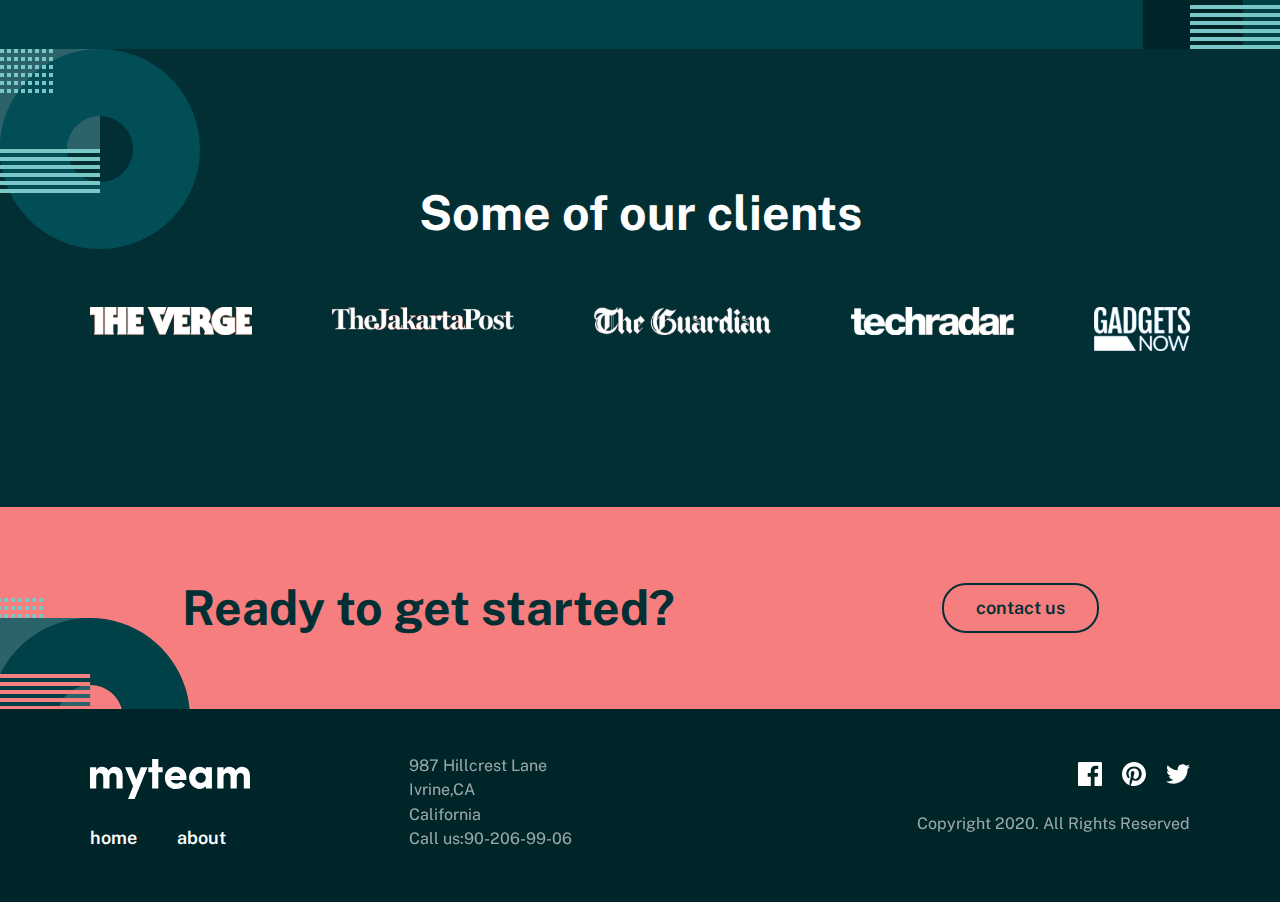
<file: about.html>
<!DOCTYPE html>
<html lang="en">

<head>
  <meta charset="UTF-8">
  <meta http-equiv="X-UA-Compatible" content="IE=edge">
  <meta name="viewport" content="width=device-width, initial-scale=1.0">
  <title>About</title>
  <link rel="preconnect" href="https://fonts.googleapis.com">
  <link rel="preconnect" href="https://fonts.gstatic.com" crossorigin>
  <link href="https://fonts.googleapis.com/css2?family=Public+Sans:wght@100;400&display=swap" rel="stylesheet">
  <link rel="stylesheet" href="css/main.min.css">
</head>

<body>
  <header class="about">
    <div class="about__header navigation">
      <div class="container">
        <div class="navigation__wrapper ">
          <a class="navigation__logo site-logo" href="#">
            <svg class="sito-logo" width="160" height="40" viewBox="0 0 160 40" fill="none"
              xmlns="http://www.w3.org/2000/svg">
              <g>
                <path fill-rule="evenodd" clip-rule="evenodd"
                  d="M68.3174 29.5312V13.2143H72.6997V8.19196H68.3174V0H62.1474V8.19196H58.3538V13.2143H62.1474V29.5312H68.3174ZM6.21366 18.2366V29.5312H0V8.19196H6.21366V11.2946C6.72238 10.1935 7.44913 9.32292 8.3939 8.68304C9.41134 8.07292 10.5015 7.76786 11.6642 7.76786C14.9637 7.76786 17.1948 9.01786 18.3576 11.5179C19.8837 8.9881 21.9549 7.72321 24.5712 7.72321C27.1875 7.72321 29.186 8.56399 30.5669 10.2455C31.9477 11.9271 32.6381 14.3155 32.6381 17.4107V29.5312H26.4898V18.1473C26.4898 16.8378 26.1773 15.8036 25.5523 15.0446C24.8983 14.2857 24.0407 13.9062 22.9797 13.9062C21.9186 13.9062 21.0683 14.2634 20.4288 14.9777C19.7892 15.692 19.4695 16.7783 19.4695 18.2366V29.5312H13.2558V18.0134C13.1977 16.7336 12.8561 15.7292 12.2311 15C11.5916 14.2708 10.7631 13.9062 9.74564 13.9062C8.7282 13.9062 7.88517 14.256 7.21657 14.9554C6.54797 15.6548 6.21366 16.7485 6.21366 18.2366ZM57.4981 8.19196L44.6347 40H38.0722L43.0868 27.3438L35.0417 8.19196H41.6478L46.2481 20.2902L50.892 8.19196H57.4981ZM95.2923 25.6473C93.3591 28.5491 90.1833 29.9926 85.7646 29.9777C82.6978 29.9777 80.1106 28.9435 78.003 26.875C75.9245 24.7768 74.8853 22.0833 74.8853 18.7946C74.8853 15.506 75.9245 12.8348 78.003 10.7812C80.0815 8.72768 82.6542 7.70833 85.721 7.72321C88.7879 7.72321 91.3388 8.76488 93.3737 10.8482C95.4085 12.9315 96.4333 15.6399 96.4478 18.9732C96.4478 19.003 96.4187 19.6577 96.3606 20.9375H81.0771C81.1934 22.0685 81.7603 22.9464 82.7777 23.5714C83.7952 24.1964 84.9434 24.5089 86.2225 24.5089C88.2138 24.5089 89.7327 23.8393 90.7792 22.5L95.2923 25.6473ZM90.1905 16.9643H81.1644C81.3969 15.8036 81.9783 14.8958 82.9085 14.2411C83.8097 13.5863 84.7835 13.2738 85.83 13.3036C86.8766 13.3333 87.8286 13.6607 88.6862 14.2857C89.5437 14.9107 90.0452 15.8036 90.1905 16.9643ZM113.088 29.2188C111.911 29.7247 110.785 29.9628 109.709 29.933C106.846 29.933 104.36 28.9062 102.253 26.8527C100.145 24.7991 99.0912 22.128 99.0912 18.8393C99.0912 15.5506 100.181 12.8795 102.362 10.8259C104.542 8.77232 106.991 7.7381 109.709 7.72321C110.814 7.72321 111.947 7.96875 113.11 8.45982C114.273 8.95089 115.167 9.6503 115.792 10.558V8.19196H121.94V29.5312H115.792V27.0982C115.167 28.006 114.266 28.7128 113.088 29.2188ZM110.712 23.9062C109.302 23.9062 108.088 23.4301 107.071 22.4777C106.024 21.5253 105.501 20.3199 105.501 18.8616C105.501 17.4182 106.024 16.2054 107.071 15.2232C108.205 14.256 109.447 13.7723 110.799 13.7723C112.151 13.7723 113.321 14.2485 114.309 15.2009C115.298 16.1533 115.792 17.3735 115.792 18.8616C115.792 20.3497 115.298 21.5625 114.309 22.5C113.321 23.4375 112.122 23.9062 110.712 23.9062ZM133.522 18.2366V29.5312H127.309V8.19196H133.522V11.2946C134.031 10.1935 134.758 9.32292 135.703 8.68304C136.72 8.07292 137.81 7.76786 138.973 7.76786C142.272 7.76786 144.504 9.01786 145.666 11.5179C147.193 8.9881 149.264 7.72321 151.88 7.72321C154.496 7.72321 156.495 8.56399 157.876 10.2455C159.256 11.9271 159.947 14.3155 159.947 17.4107V29.5312H153.799V18.1473C153.799 16.8378 153.486 15.8036 152.861 15.0446C152.207 14.2857 151.35 13.9062 150.288 13.9062C149.227 13.9062 148.377 14.2634 147.738 14.9777C147.098 15.692 146.778 16.7783 146.778 18.2366V29.5312H140.565V18.0134C140.506 16.7336 140.165 15.7292 139.54 15C138.9 14.2708 138.072 13.9062 137.054 13.9062C136.037 13.9062 135.194 14.256 134.525 14.9554C133.857 15.6548 133.522 16.7485 133.522 18.2366Z"
                  fill="white" />
              </g>
            </svg>
          </a>
          <nav class="navigation__nav">
            <ul class="navigation__nav-pages">
              <li class="navigation__nav-list"><a class="navigation__nav-item" href="index.html">home</a></li>
              <li class="navigation__nav-list"><a class="navigation__nav-item" href="#">about</a></li>
            </ul>
          </nav>
          <a href="contact.html" class="navigation__button site-button" type="button">
            Contact us
          </a>
          <button class="navigation__button-mobile" type="button"><img src="images/hamburger.svg" alt="rasm joyi"
              width="20" height="17"></button>
        </div>
        <div class="navigation__buttom-too">
          <div class="navigation__buttom-left__too">
            <h2 class="navigation__buttom-title__too">
              About
            </h2>
          </div>
          <div class="navigation__buttom-right__too">
            <span class="line__too"></span>
            <p class="navigation__buttom-text__too">We help companies build dynamic teams made up of top global talent. Using
              our network of passionate professionals we drive innovation and deliver incredible outcomes. Talented,
              diverse teams shape the best products and experiences. We’ll bring those teams to you.</p>
          </div>
        </div>
      </div>
    </div>
  </header>
  <!-- header -->

  <!-- section -->
  <section>
    <div class="section__container">
      <div class="container">
        <div class="section__container-sarlavha">
          <h2 class="section__container-title">Meet the directors</h2>
        </div>
        <ul class="section__bloc list">
          <li class="list__box">
            <div class="list__box-one">
              <img class="list__img" src="images/Oval.png" alt="rasm joyi" width="96" height="96">
              <h4 class="list__title">Nikita Marks</h4>
              <p class="list__text">Founder & CEO</p>
              <span class="list__plus">+</span>
            </div>
 <!-- /////////////////////////// -->
            <div class="list__box-too">
              <h4 class="list__title-too">Aden Allan</h4>
              <p class="list__paragrp">“Empowered teams create truly amazing products. Set the north star and let them
                follow it.”</p>
              <div>
                <a class="list__link" href="#">
                  <svg class="list__link-img" width="24" height="20" viewBox="0 0 24 20" fill="none"
                    xmlns="http://www.w3.org/2000/svg">
                    <path
                      d="M24 2.55699C23.117 2.94899 22.168 3.21299 21.172 3.33199C22.189 2.72299 22.97 1.75799 23.337 0.607986C22.386 1.17199 21.332 1.58199 20.21 1.80299C19.313 0.845986 18.032 0.247986 16.616 0.247986C13.437 0.247986 11.101 3.21399 11.819 6.29299C7.728 6.08799 4.1 4.12799 1.671 1.14899C0.381 3.36199 1.002 6.25699 3.194 7.72299C2.388 7.69699 1.628 7.47599 0.965 7.10699C0.911 9.38799 2.546 11.522 4.914 11.997C4.221 12.185 3.462 12.229 2.69 12.081C3.316 14.037 5.134 15.46 7.29 15.5C5.22 17.123 2.612 17.848 0 17.54C2.179 18.937 4.768 19.752 7.548 19.752C16.69 19.752 21.855 12.031 21.543 5.10599C22.505 4.41099 23.34 3.54399 24 2.55699Z"
                      fill="white" />
                  </svg>
                </a>
                <a class="list__link" href="#">
                  <svg class="list__link-img" width="20" height="20" viewBox="0 0 20 20" fill="none"
                    xmlns="http://www.w3.org/2000/svg">
                    <path fill-rule="evenodd" clip-rule="evenodd"
                      d="M2 0H18C19.1 0 20 0.9 20 2V18C20 19.1 19.1 20 18 20H2C0.9 20 0 19.1 0 18V2C0 0.9 0.9 0 2 0ZM6 17V8H3V17H6ZM4.5 6.3C3.5 6.3 2.7 5.5 2.7 4.5C2.7 3.5 3.5 2.7 4.5 2.7C5.5 2.7 6.3 3.5 6.3 4.5C6.3 5.5 5.5 6.3 4.5 6.3ZM14 17H17V11.3C17 9.4 15.4 7.8 13.5 7.8C12.6 7.8 11.5 8.4 11 9.2V8H8V17H11V11.7C11 10.9 11.7 10.2 12.5 10.2C13.3 10.2 14 10.9 14 11.7V17Z"
                      fill="white" />
                  </svg>
                </a>
              </div>
              <span class="list__plus-too">x</span>
            </div>
          </li>
          <li class="list__box">
            <div class="list__box-one">
              <img class="list__img" src="images/Oval1.png" alt="rasm joyi" width="96" height="96">
              <h4 class="list__title">Cristian Duncan</h4>
              <p class="list__text">Co-founder & COO</p>
              <span class="list__plus">+</span>
            </div>
            <div class="list__box-too">
              <h4 class="list__title-too">Aden Allan</h4>
              <p class="list__paragrp">“Empowered teams create truly amazing products. Set the north star and let them
                follow it.”</p>
              <div>
                <a class="list__link" href="#">
                  <svg class="list__link-img" width="24" height="20" viewBox="0 0 24 20" fill="none"
                    xmlns="http://www.w3.org/2000/svg">
                    <path
                      d="M24 2.55699C23.117 2.94899 22.168 3.21299 21.172 3.33199C22.189 2.72299 22.97 1.75799 23.337 0.607986C22.386 1.17199 21.332 1.58199 20.21 1.80299C19.313 0.845986 18.032 0.247986 16.616 0.247986C13.437 0.247986 11.101 3.21399 11.819 6.29299C7.728 6.08799 4.1 4.12799 1.671 1.14899C0.381 3.36199 1.002 6.25699 3.194 7.72299C2.388 7.69699 1.628 7.47599 0.965 7.10699C0.911 9.38799 2.546 11.522 4.914 11.997C4.221 12.185 3.462 12.229 2.69 12.081C3.316 14.037 5.134 15.46 7.29 15.5C5.22 17.123 2.612 17.848 0 17.54C2.179 18.937 4.768 19.752 7.548 19.752C16.69 19.752 21.855 12.031 21.543 5.10599C22.505 4.41099 23.34 3.54399 24 2.55699Z"
                      fill="white" />
                  </svg>
                </a>
                <a class="list__link" href="#">
                  <svg class="list__link-img" width="20" height="20" viewBox="0 0 20 20" fill="none"
                    xmlns="http://www.w3.org/2000/svg">
                    <path fill-rule="evenodd" clip-rule="evenodd"
                      d="M2 0H18C19.1 0 20 0.9 20 2V18C20 19.1 19.1 20 18 20H2C0.9 20 0 19.1 0 18V2C0 0.9 0.9 0 2 0ZM6 17V8H3V17H6ZM4.5 6.3C3.5 6.3 2.7 5.5 2.7 4.5C2.7 3.5 3.5 2.7 4.5 2.7C5.5 2.7 6.3 3.5 6.3 4.5C6.3 5.5 5.5 6.3 4.5 6.3ZM14 17H17V11.3C17 9.4 15.4 7.8 13.5 7.8C12.6 7.8 11.5 8.4 11 9.2V8H8V17H11V11.7C11 10.9 11.7 10.2 12.5 10.2C13.3 10.2 14 10.9 14 11.7V17Z"
                      fill="white" />
                  </svg>
                </a>
              </div>
              <span class="list__plus-too">x</span>
            </div>
          </li>
          <li class="list__box">
            <div class="list__box-one">
              <img class="list__img" src="images/Oval2.png" alt="rasm joyi" width="96" height="96">
              <h4 class="list__title">Cruz Hamer</h4>
              <p class="list__text">Co-founder & CTO</p>
              <span class="list__plus">+</span>
            </div>
            <div class="list__box-too">
              <h4 class="list__title-too">Aden Allan</h4>
              <p class="list__paragrp">“Empowered teams create truly amazing products. Set the north star and let them
                follow it.”</p>
              <div>
                <a class="list__link" href="#">
                  <svg class="list__link-img" width="24" height="20" viewBox="0 0 24 20" fill="none"
                    xmlns="http://www.w3.org/2000/svg">
                    <path
                      d="M24 2.55699C23.117 2.94899 22.168 3.21299 21.172 3.33199C22.189 2.72299 22.97 1.75799 23.337 0.607986C22.386 1.17199 21.332 1.58199 20.21 1.80299C19.313 0.845986 18.032 0.247986 16.616 0.247986C13.437 0.247986 11.101 3.21399 11.819 6.29299C7.728 6.08799 4.1 4.12799 1.671 1.14899C0.381 3.36199 1.002 6.25699 3.194 7.72299C2.388 7.69699 1.628 7.47599 0.965 7.10699C0.911 9.38799 2.546 11.522 4.914 11.997C4.221 12.185 3.462 12.229 2.69 12.081C3.316 14.037 5.134 15.46 7.29 15.5C5.22 17.123 2.612 17.848 0 17.54C2.179 18.937 4.768 19.752 7.548 19.752C16.69 19.752 21.855 12.031 21.543 5.10599C22.505 4.41099 23.34 3.54399 24 2.55699Z"
                      fill="white" />
                  </svg>
                </a>
                <a class="list__link" href="#">
                  <svg class="list__link-img" width="20" height="20" viewBox="0 0 20 20" fill="none"
                    xmlns="http://www.w3.org/2000/svg">
                    <path fill-rule="evenodd" clip-rule="evenodd"
                      d="M2 0H18C19.1 0 20 0.9 20 2V18C20 19.1 19.1 20 18 20H2C0.9 20 0 19.1 0 18V2C0 0.9 0.9 0 2 0ZM6 17V8H3V17H6ZM4.5 6.3C3.5 6.3 2.7 5.5 2.7 4.5C2.7 3.5 3.5 2.7 4.5 2.7C5.5 2.7 6.3 3.5 6.3 4.5C6.3 5.5 5.5 6.3 4.5 6.3ZM14 17H17V11.3C17 9.4 15.4 7.8 13.5 7.8C12.6 7.8 11.5 8.4 11 9.2V8H8V17H11V11.7C11 10.9 11.7 10.2 12.5 10.2C13.3 10.2 14 10.9 14 11.7V17Z"
                      fill="white" />
                  </svg>
                </a>
              </div>
              <span class="list__plus-too">x</span>
            </div>
          </li>
          <li class="list__box">
            <div class="list__box-one">
              <img class="list__img" src="images/Oval3.png" alt="rasm joyi" width="96" height="96">
              <h4 class="list__title">Drake Heaton</h4>
              <p class="list__text">Business Development Lead</p>
              <span class="list__plus">+</span>
            </div>
            <div class="list__box-too">
              <h4 class="list__title-too">Aden Allan</h4>
              <p class="list__paragrp">“Empowered teams create truly amazing products. Set the north star and let them
                follow it.”</p>
              <div>
                <a class="list__link" href="#">
                  <svg class="list__link-img" width="24" height="20" viewBox="0 0 24 20" fill="none"
                    xmlns="http://www.w3.org/2000/svg">
                    <path
                      d="M24 2.55699C23.117 2.94899 22.168 3.21299 21.172 3.33199C22.189 2.72299 22.97 1.75799 23.337 0.607986C22.386 1.17199 21.332 1.58199 20.21 1.80299C19.313 0.845986 18.032 0.247986 16.616 0.247986C13.437 0.247986 11.101 3.21399 11.819 6.29299C7.728 6.08799 4.1 4.12799 1.671 1.14899C0.381 3.36199 1.002 6.25699 3.194 7.72299C2.388 7.69699 1.628 7.47599 0.965 7.10699C0.911 9.38799 2.546 11.522 4.914 11.997C4.221 12.185 3.462 12.229 2.69 12.081C3.316 14.037 5.134 15.46 7.29 15.5C5.22 17.123 2.612 17.848 0 17.54C2.179 18.937 4.768 19.752 7.548 19.752C16.69 19.752 21.855 12.031 21.543 5.10599C22.505 4.41099 23.34 3.54399 24 2.55699Z"
                      fill="white" />
                  </svg>
                </a>
                <a class="list__link" href="#">
                  <svg class="list__link-img" width="20" height="20" viewBox="0 0 20 20" fill="none"
                    xmlns="http://www.w3.org/2000/svg">
                    <path fill-rule="evenodd" clip-rule="evenodd"
                      d="M2 0H18C19.1 0 20 0.9 20 2V18C20 19.1 19.1 20 18 20H2C0.9 20 0 19.1 0 18V2C0 0.9 0.9 0 2 0ZM6 17V8H3V17H6ZM4.5 6.3C3.5 6.3 2.7 5.5 2.7 4.5C2.7 3.5 3.5 2.7 4.5 2.7C5.5 2.7 6.3 3.5 6.3 4.5C6.3 5.5 5.5 6.3 4.5 6.3ZM14 17H17V11.3C17 9.4 15.4 7.8 13.5 7.8C12.6 7.8 11.5 8.4 11 9.2V8H8V17H11V11.7C11 10.9 11.7 10.2 12.5 10.2C13.3 10.2 14 10.9 14 11.7V17Z"
                      fill="white" />
                  </svg>
                </a>
              </div>
              <span class="list__plus-too">x</span>
            </div>
          </li>
          <li class="list__box">
            <div class="list__box-one">
              <img class="list__img" src="images/Oval4.png" alt="rasm joyi" width="96" height="96">
              <h4 class="list__title">Griffin Wise</h4>
              <p class="list__text">Lead Marketing</p>
              <span class="list__plus">+</span>
            </div>
            <div class="list__box-too">
              <h4 class="list__title-too">Aden Allan</h4>
              <p class="list__paragrp">“Empowered teams create truly amazing products. Set the north star and let them
                follow it.”</p>
              <div>
                <a class="list__link" href="#">
                  <svg class="list__link-img" width="24" height="20" viewBox="0 0 24 20" fill="none"
                    xmlns="http://www.w3.org/2000/svg">
                    <path
                      d="M24 2.55699C23.117 2.94899 22.168 3.21299 21.172 3.33199C22.189 2.72299 22.97 1.75799 23.337 0.607986C22.386 1.17199 21.332 1.58199 20.21 1.80299C19.313 0.845986 18.032 0.247986 16.616 0.247986C13.437 0.247986 11.101 3.21399 11.819 6.29299C7.728 6.08799 4.1 4.12799 1.671 1.14899C0.381 3.36199 1.002 6.25699 3.194 7.72299C2.388 7.69699 1.628 7.47599 0.965 7.10699C0.911 9.38799 2.546 11.522 4.914 11.997C4.221 12.185 3.462 12.229 2.69 12.081C3.316 14.037 5.134 15.46 7.29 15.5C5.22 17.123 2.612 17.848 0 17.54C2.179 18.937 4.768 19.752 7.548 19.752C16.69 19.752 21.855 12.031 21.543 5.10599C22.505 4.41099 23.34 3.54399 24 2.55699Z"
                      fill="white" />
                  </svg>
                </a>
                <a class="list__link" href="#">
                  <svg class="list__link-img" width="20" height="20" viewBox="0 0 20 20" fill="none"
                    xmlns="http://www.w3.org/2000/svg">
                    <path fill-rule="evenodd" clip-rule="evenodd"
                      d="M2 0H18C19.1 0 20 0.9 20 2V18C20 19.1 19.1 20 18 20H2C0.9 20 0 19.1 0 18V2C0 0.9 0.9 0 2 0ZM6 17V8H3V17H6ZM4.5 6.3C3.5 6.3 2.7 5.5 2.7 4.5C2.7 3.5 3.5 2.7 4.5 2.7C5.5 2.7 6.3 3.5 6.3 4.5C6.3 5.5 5.5 6.3 4.5 6.3ZM14 17H17V11.3C17 9.4 15.4 7.8 13.5 7.8C12.6 7.8 11.5 8.4 11 9.2V8H8V17H11V11.7C11 10.9 11.7 10.2 12.5 10.2C13.3 10.2 14 10.9 14 11.7V17Z"
                      fill="white" />
                  </svg>
                </a>
              </div>
              <span class="list__plus-too">x</span>
            </div>
          </li>
          <li class="list__box">
            <div class="list__box-one">
              <img class="list__img" src="images/Oval5.png" alt="rasm joyi" width="96" height="96">
              <h4 class="list__title">Aden Allan</h4>
              <p class="list__text">Head of Talent</p>
              <span class="list__plus">+</span>
            </div>
            <div class="list__box-too">
              <h4 class="list__title-too">Aden Allan</h4>
              <p class="list__paragrp">“Empowered teams create truly amazing products. Set the north star and let them
                follow it.”</p>
              <div>
                <a class="list__link" href="#">
                  <svg class="list__link-img" width="24" height="20" viewBox="0 0 24 20" fill="none"
                    xmlns="http://www.w3.org/2000/svg">
                    <path
                      d="M24 2.55699C23.117 2.94899 22.168 3.21299 21.172 3.33199C22.189 2.72299 22.97 1.75799 23.337 0.607986C22.386 1.17199 21.332 1.58199 20.21 1.80299C19.313 0.845986 18.032 0.247986 16.616 0.247986C13.437 0.247986 11.101 3.21399 11.819 6.29299C7.728 6.08799 4.1 4.12799 1.671 1.14899C0.381 3.36199 1.002 6.25699 3.194 7.72299C2.388 7.69699 1.628 7.47599 0.965 7.10699C0.911 9.38799 2.546 11.522 4.914 11.997C4.221 12.185 3.462 12.229 2.69 12.081C3.316 14.037 5.134 15.46 7.29 15.5C5.22 17.123 2.612 17.848 0 17.54C2.179 18.937 4.768 19.752 7.548 19.752C16.69 19.752 21.855 12.031 21.543 5.10599C22.505 4.41099 23.34 3.54399 24 2.55699Z"
                      fill="white" />
                  </svg>
                </a>
                <a class="list__link" href="#">
                  <svg class="list__link-img" width="20" height="20" viewBox="0 0 20 20" fill="none"
                    xmlns="http://www.w3.org/2000/svg">
                    <path fill-rule="evenodd" clip-rule="evenodd"
                      d="M2 0H18C19.1 0 20 0.9 20 2V18C20 19.1 19.1 20 18 20H2C0.9 20 0 19.1 0 18V2C0 0.9 0.9 0 2 0ZM6 17V8H3V17H6ZM4.5 6.3C3.5 6.3 2.7 5.5 2.7 4.5C2.7 3.5 3.5 2.7 4.5 2.7C5.5 2.7 6.3 3.5 6.3 4.5C6.3 5.5 5.5 6.3 4.5 6.3ZM14 17H17V11.3C17 9.4 15.4 7.8 13.5 7.8C12.6 7.8 11.5 8.4 11 9.2V8H8V17H11V11.7C11 10.9 11.7 10.2 12.5 10.2C13.3 10.2 14 10.9 14 11.7V17Z"
                      fill="white" />
                  </svg>
                </a>
              </div>
              <span class="list__plus-too">x</span>
            </div>
          </li>
        </ul>
      </div>
    </div>
  </section>
  <!-- section -->

  <!-- section-mask -->
  <section>
    <div class="section__mask clients">
      <div class="container">
        <div class="clients__title">
          <h2 class="clients__title-h2">Some of our clients</h2>
        </div>
        <ul class="clients__pages">
          <li class="clients__item">
            <a href="#">
              <img src="images/verge.svg" alt="rasm joyi" width="165" height="28">
            </a>
          </li>
          <li class="clients__item">
            <a href="#">
              <img src="images/jakarta.svg" alt="rasm joyi" width="185" height="23">
            </a>
          </li>
          <li class="clients__item">
            <a href="#">
              <img src="images/guardian.svg" alt="rasm joyi" width="180" height="28">
            </a>
          </li>
          <li class="clients__item">
            <a href="#">
              <img src="images/techradar.svg" alt="rasm joyi" width="165" height="28">
            </a>
          </li>
          <li class="clients__item">
            <a href="#">
              <img src="images/gadgets-now.svg" alt="rasm joyi" width="98" height="45">
            </a>
          </li>
        </ul>
      </div>
    </div>
  </section>
  <!-- internal-section -->
  <section>
    <div class="internal__section ">
      <div class="container">
        <div class="internal__title">
          <h2 class="internal__title-text">Ready to get started?</h2>
          <button class="internal__button site-button" type="button">contact us</button>
        </div>
      </div>
    </div>
  </section>
  <!-- intro-section -->

  <!-- footer -->
  <footer>
    <div class="footer__wrapper">
      <div class="container">
        <div class="footer__inner">
          <div class="footer__left">
            <a class="footer__logo site-logo" href="#">
              <svg width="160" height="40" viewBox="0 0 160 40" fill="none" xmlns="http://www.w3.org/2000/svg">
                <g id="myteam-logo">
                  <path id="myteam" fill-rule="evenodd" clip-rule="evenodd"
                    d="M68.3174 29.5312V13.2143H72.6997V8.19196H68.3174V0H62.1474V8.19196H58.3538V13.2143H62.1474V29.5312H68.3174ZM6.21366 18.2366V29.5312H0V8.19196H6.21366V11.2946C6.72238 10.1935 7.44913 9.32292 8.3939 8.68304C9.41134 8.07292 10.5015 7.76786 11.6642 7.76786C14.9637 7.76786 17.1948 9.01786 18.3576 11.5179C19.8837 8.9881 21.9549 7.72321 24.5712 7.72321C27.1875 7.72321 29.186 8.56399 30.5669 10.2455C31.9477 11.9271 32.6381 14.3155 32.6381 17.4107V29.5312H26.4898V18.1473C26.4898 16.8378 26.1773 15.8036 25.5523 15.0446C24.8983 14.2857 24.0407 13.9062 22.9797 13.9062C21.9186 13.9062 21.0683 14.2634 20.4288 14.9777C19.7892 15.692 19.4695 16.7783 19.4695 18.2366V29.5312H13.2558V18.0134C13.1977 16.7336 12.8561 15.7292 12.2311 15C11.5916 14.2708 10.7631 13.9062 9.74564 13.9062C8.7282 13.9062 7.88517 14.256 7.21657 14.9554C6.54797 15.6548 6.21366 16.7485 6.21366 18.2366ZM57.4981 8.19196L44.6347 40H38.0722L43.0868 27.3438L35.0417 8.19196H41.6478L46.2481 20.2902L50.892 8.19196H57.4981ZM95.2923 25.6473C93.3591 28.5491 90.1833 29.9926 85.7646 29.9777C82.6978 29.9777 80.1106 28.9435 78.003 26.875C75.9245 24.7768 74.8853 22.0833 74.8853 18.7946C74.8853 15.506 75.9245 12.8348 78.003 10.7812C80.0815 8.72768 82.6542 7.70833 85.721 7.72321C88.7879 7.72321 91.3388 8.76488 93.3737 10.8482C95.4085 12.9315 96.4333 15.6399 96.4478 18.9732C96.4478 19.003 96.4187 19.6577 96.3606 20.9375H81.0771C81.1934 22.0685 81.7603 22.9464 82.7777 23.5714C83.7952 24.1964 84.9434 24.5089 86.2225 24.5089C88.2138 24.5089 89.7327 23.8393 90.7792 22.5L95.2923 25.6473ZM90.1905 16.9643H81.1644C81.3969 15.8036 81.9783 14.8958 82.9085 14.2411C83.8097 13.5863 84.7835 13.2738 85.83 13.3036C86.8766 13.3333 87.8286 13.6607 88.6862 14.2857C89.5437 14.9107 90.0452 15.8036 90.1905 16.9643ZM113.088 29.2188C111.911 29.7247 110.785 29.9628 109.709 29.933C106.846 29.933 104.36 28.9062 102.253 26.8527C100.145 24.7991 99.0912 22.128 99.0912 18.8393C99.0912 15.5506 100.181 12.8795 102.362 10.8259C104.542 8.77232 106.991 7.7381 109.709 7.72321C110.814 7.72321 111.947 7.96875 113.11 8.45982C114.273 8.95089 115.167 9.6503 115.792 10.558V8.19196H121.94V29.5312H115.792V27.0982C115.167 28.006 114.266 28.7128 113.088 29.2188ZM110.712 23.9062C109.302 23.9062 108.088 23.4301 107.071 22.4777C106.024 21.5253 105.501 20.3199 105.501 18.8616C105.501 17.4182 106.024 16.2054 107.071 15.2232C108.205 14.256 109.447 13.7723 110.799 13.7723C112.151 13.7723 113.321 14.2485 114.309 15.2009C115.298 16.1533 115.792 17.3735 115.792 18.8616C115.792 20.3497 115.298 21.5625 114.309 22.5C113.321 23.4375 112.122 23.9062 110.712 23.9062ZM133.522 18.2366V29.5312H127.309V8.19196H133.522V11.2946C134.031 10.1935 134.758 9.32292 135.703 8.68304C136.72 8.07292 137.81 7.76786 138.973 7.76786C142.272 7.76786 144.504 9.01786 145.666 11.5179C147.193 8.9881 149.264 7.72321 151.88 7.72321C154.496 7.72321 156.495 8.56399 157.876 10.2455C159.256 11.9271 159.947 14.3155 159.947 17.4107V29.5312H153.799V18.1473C153.799 16.8378 153.486 15.8036 152.861 15.0446C152.207 14.2857 151.35 13.9062 150.288 13.9062C149.227 13.9062 148.377 14.2634 147.738 14.9777C147.098 15.692 146.778 16.7783 146.778 18.2366V29.5312H140.565V18.0134C140.506 16.7336 140.165 15.7292 139.54 15C138.9 14.2708 138.072 13.9062 137.054 13.9062C136.037 13.9062 135.194 14.256 134.525 14.9554C133.857 15.6548 133.522 16.7485 133.522 18.2366Z"
                    fill="white" />
                </g>
              </svg>
            </a>
            <ul class="footer__pages">
              <li class="footer__item">
                <a href="#">home</a>
              </li>
              <li class="footer__item">
                <a href="#">about</a>
              </li>
            </ul>
          </div>
          <ul class="footer__middle">
            <li class="footer__middle-item">987 Hillcrest Lane</li>
            <li class="footer__middle-item">Ivrine,CA</li>
            <li class="footer__middle-item">California</li>
            <li class="footer__middle-item">Call us:90-206-99-06</li>
          </ul>
          <div class="footer__right">
            <a class="footer__right-link" href="https://www.facebook.com/profile.php?id=100070951504563" target="blog">
              <svg class="footer__right-img" width="24" height="24" viewBox="0 0 24 24" fill="none"
                xmlns="http://www.w3.org/2000/svg">
                <path
                  d="M22.675 0H1.325C0.593 0 0 0.593 0 1.325V22.676C0 23.407 0.593 24 1.325 24H12.82V14.706H9.692V11.084H12.82V8.413C12.82 5.313 14.713 3.625 17.479 3.625C18.804 3.625 19.942 3.724 20.274 3.768V7.008L18.356 7.009C16.852 7.009 16.561 7.724 16.561 8.772V11.085H20.148L19.681 14.707H16.561V24H22.677C23.407 24 24 23.407 24 22.675V1.325C24 0.593 23.407 0 22.675 0Z"
                  fill="white" />
              </svg>
            </a>
            <a class="footer__right-link" href="https://www.pinterest.com/" target="blog">
              <svg class="footer__right-img__quic" width="24" height="24" viewBox="0 0 24 24" fill="none"
                xmlns="http://www.w3.org/2000/svg">
                <path
                  d="M12 0C5.373 0 0 5.372 0 12C0 17.084 3.163 21.426 7.627 23.174C7.522 22.225 7.427 20.769 7.669 19.733C7.887 18.796 9.076 13.768 9.076 13.768C9.076 13.768 8.717 13.049 8.717 11.986C8.717 10.318 9.684 9.072 10.888 9.072C11.911 9.072 12.406 9.841 12.406 10.762C12.406 11.791 11.751 13.33 11.412 14.757C11.129 15.951 12.011 16.926 13.189 16.926C15.322 16.926 16.961 14.677 16.961 11.431C16.961 8.558 14.897 6.549 11.949 6.549C8.535 6.549 6.531 9.11 6.531 11.756C6.531 12.787 6.928 13.894 7.424 14.494C7.522 14.613 7.536 14.718 7.507 14.839L7.174 16.199C7.121 16.419 7 16.466 6.772 16.36C5.273 15.662 4.336 13.471 4.336 11.711C4.336 7.926 7.086 4.449 12.265 4.449C16.428 4.449 19.663 7.416 19.663 11.38C19.663 15.516 17.056 18.844 13.436 18.844C12.22 18.844 11.077 18.213 10.686 17.466L9.938 20.319C9.667 21.362 8.936 22.669 8.446 23.465C9.57 23.812 10.763 24 12 24C18.627 24 24 18.627 24 12C24 5.372 18.627 0 12 0Z"
                  fill="white" />
              </svg>
            </a>
            <a class="footer__right-link"
              href="https://play.google.com/store/apps/details?id=com.twitter.android&hl=ru&gl=US" target="blog">
              <svg class="footer__right-img" width="24" height="20" viewBox="0 0 24 20" fill="none"
                xmlns="http://www.w3.org/2000/svg">
                <path
                  d="M24 2.55699C23.117 2.94899 22.168 3.21299 21.172 3.33199C22.189 2.72299 22.97 1.75799 23.337 0.607986C22.386 1.17199 21.332 1.58199 20.21 1.80299C19.313 0.845986 18.032 0.247986 16.616 0.247986C13.437 0.247986 11.101 3.21399 11.819 6.29299C7.728 6.08799 4.1 4.12799 1.671 1.14899C0.381 3.36199 1.002 6.25699 3.194 7.72299C2.388 7.69699 1.628 7.47599 0.965 7.10699C0.911 9.38799 2.546 11.522 4.914 11.997C4.221 12.185 3.462 12.229 2.69 12.081C3.316 14.037 5.134 15.46 7.29 15.5C5.22 17.123 2.612 17.848 0 17.54C2.179 18.937 4.768 19.752 7.548 19.752C16.69 19.752 21.855 12.031 21.543 5.10599C22.505 4.41099 23.34 3.54399 24 2.55699Z"
                  fill="white" />
              </svg>

            </a>
            <p>
              Copyright 2020. All Rights Reserved
            </p>
          </div>
        </div>
        <div class="footer__right-responsive">
          <div class="link">
            <a class="footer__right-link" href="https://www.facebook.com/profile.php?id=100070951504563" target="blog">
              <svg class="footer__right-img" width="24" height="24" viewBox="0 0 24 24" fill="none"
                xmlns="http://www.w3.org/2000/svg">
                <path
                  d="M22.675 0H1.325C0.593 0 0 0.593 0 1.325V22.676C0 23.407 0.593 24 1.325 24H12.82V14.706H9.692V11.084H12.82V8.413C12.82 5.313 14.713 3.625 17.479 3.625C18.804 3.625 19.942 3.724 20.274 3.768V7.008L18.356 7.009C16.852 7.009 16.561 7.724 16.561 8.772V11.085H20.148L19.681 14.707H16.561V24H22.677C23.407 24 24 23.407 24 22.675V1.325C24 0.593 23.407 0 22.675 0Z"
                  fill="white" />
              </svg>
            </a>
            <a class="footer__right-link" href="https://www.pinterest.com/" target="blog">
              <svg class="footer__right-img__quic" width="24" height="24" viewBox="0 0 24 24" fill="none"
                xmlns="http://www.w3.org/2000/svg">
                <path
                  d="M12 0C5.373 0 0 5.372 0 12C0 17.084 3.163 21.426 7.627 23.174C7.522 22.225 7.427 20.769 7.669 19.733C7.887 18.796 9.076 13.768 9.076 13.768C9.076 13.768 8.717 13.049 8.717 11.986C8.717 10.318 9.684 9.072 10.888 9.072C11.911 9.072 12.406 9.841 12.406 10.762C12.406 11.791 11.751 13.33 11.412 14.757C11.129 15.951 12.011 16.926 13.189 16.926C15.322 16.926 16.961 14.677 16.961 11.431C16.961 8.558 14.897 6.549 11.949 6.549C8.535 6.549 6.531 9.11 6.531 11.756C6.531 12.787 6.928 13.894 7.424 14.494C7.522 14.613 7.536 14.718 7.507 14.839L7.174 16.199C7.121 16.419 7 16.466 6.772 16.36C5.273 15.662 4.336 13.471 4.336 11.711C4.336 7.926 7.086 4.449 12.265 4.449C16.428 4.449 19.663 7.416 19.663 11.38C19.663 15.516 17.056 18.844 13.436 18.844C12.22 18.844 11.077 18.213 10.686 17.466L9.938 20.319C9.667 21.362 8.936 22.669 8.446 23.465C9.57 23.812 10.763 24 12 24C18.627 24 24 18.627 24 12C24 5.372 18.627 0 12 0Z"
                  fill="white" />
              </svg>
            </a>
            <a class="footer__right-link"
              href="https://play.google.com/store/apps/details?id=com.twitter.android&hl=ru&gl=US" target="blog">
              <svg class="footer__right-img" width="24" height="20" viewBox="0 0 24 20" fill="none"
                xmlns="http://www.w3.org/2000/svg">
                <path
                  d="M24 2.55699C23.117 2.94899 22.168 3.21299 21.172 3.33199C22.189 2.72299 22.97 1.75799 23.337 0.607986C22.386 1.17199 21.332 1.58199 20.21 1.80299C19.313 0.845986 18.032 0.247986 16.616 0.247986C13.437 0.247986 11.101 3.21399 11.819 6.29299C7.728 6.08799 4.1 4.12799 1.671 1.14899C0.381 3.36199 1.002 6.25699 3.194 7.72299C2.388 7.69699 1.628 7.47599 0.965 7.10699C0.911 9.38799 2.546 11.522 4.914 11.997C4.221 12.185 3.462 12.229 2.69 12.081C3.316 14.037 5.134 15.46 7.29 15.5C5.22 17.123 2.612 17.848 0 17.54C2.179 18.937 4.768 19.752 7.548 19.752C16.69 19.752 21.855 12.031 21.543 5.10599C22.505 4.41099 23.34 3.54399 24 2.55699Z"
                  fill="white"/>
              </svg>
            </a>
          </div>
          <div class="footer__right-responsive__text">
            <p>
              Copyright 2020. All Rights Reserved
            </p>
          </div>
        </div>
      </div>
  </footer>
</body>

</html>
</file>
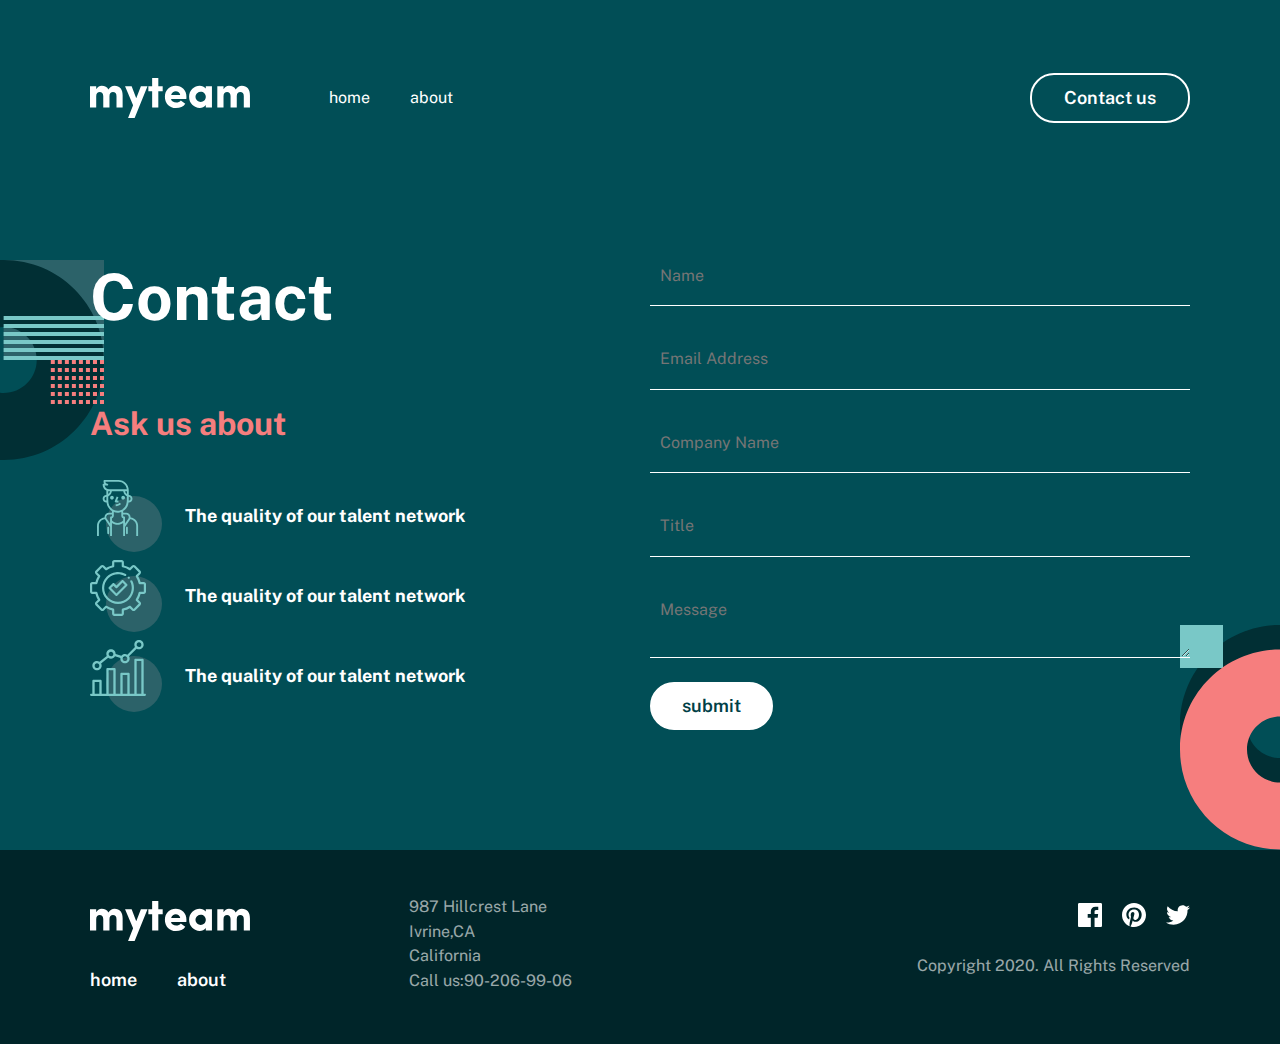
<file: contact.html>
<!DOCTYPE html>
<html lang="en">

<head>
    <meta charset="UTF-8">
    <meta http-equiv="X-UA-Compatible" content="IE=edge">
    <meta name="viewport" content="width=device-width, initial-scale=1.0">
    <title>Contact</title>
    <link rel="preconnect" href="https://fonts.googleapis.com">
    <link rel="preconnect" href="https://fonts.gstatic.com" crossorigin>
    <link href="https://fonts.googleapis.com/css2?family=Public+Sans:wght@100;400&display=swap" rel="stylesheet">
    <link rel="stylesheet" href="css/main.min.css">
</head>

<body>
    <header class="contact">
        <div class="contact__header navigation">
            <div class="container">
                <div class="navigation__wrapper ">
                    <a class="navigation__logo site-logo" href="#">
                        <svg class="sito-logo" width="160" height="40" viewBox="0 0 160 40" fill="none"
                            xmlns="http://www.w3.org/2000/svg">
                            <g>
                                <path fill-rule="evenodd" clip-rule="evenodd"
                                    d="M68.3174 29.5312V13.2143H72.6997V8.19196H68.3174V0H62.1474V8.19196H58.3538V13.2143H62.1474V29.5312H68.3174ZM6.21366 18.2366V29.5312H0V8.19196H6.21366V11.2946C6.72238 10.1935 7.44913 9.32292 8.3939 8.68304C9.41134 8.07292 10.5015 7.76786 11.6642 7.76786C14.9637 7.76786 17.1948 9.01786 18.3576 11.5179C19.8837 8.9881 21.9549 7.72321 24.5712 7.72321C27.1875 7.72321 29.186 8.56399 30.5669 10.2455C31.9477 11.9271 32.6381 14.3155 32.6381 17.4107V29.5312H26.4898V18.1473C26.4898 16.8378 26.1773 15.8036 25.5523 15.0446C24.8983 14.2857 24.0407 13.9062 22.9797 13.9062C21.9186 13.9062 21.0683 14.2634 20.4288 14.9777C19.7892 15.692 19.4695 16.7783 19.4695 18.2366V29.5312H13.2558V18.0134C13.1977 16.7336 12.8561 15.7292 12.2311 15C11.5916 14.2708 10.7631 13.9062 9.74564 13.9062C8.7282 13.9062 7.88517 14.256 7.21657 14.9554C6.54797 15.6548 6.21366 16.7485 6.21366 18.2366ZM57.4981 8.19196L44.6347 40H38.0722L43.0868 27.3438L35.0417 8.19196H41.6478L46.2481 20.2902L50.892 8.19196H57.4981ZM95.2923 25.6473C93.3591 28.5491 90.1833 29.9926 85.7646 29.9777C82.6978 29.9777 80.1106 28.9435 78.003 26.875C75.9245 24.7768 74.8853 22.0833 74.8853 18.7946C74.8853 15.506 75.9245 12.8348 78.003 10.7812C80.0815 8.72768 82.6542 7.70833 85.721 7.72321C88.7879 7.72321 91.3388 8.76488 93.3737 10.8482C95.4085 12.9315 96.4333 15.6399 96.4478 18.9732C96.4478 19.003 96.4187 19.6577 96.3606 20.9375H81.0771C81.1934 22.0685 81.7603 22.9464 82.7777 23.5714C83.7952 24.1964 84.9434 24.5089 86.2225 24.5089C88.2138 24.5089 89.7327 23.8393 90.7792 22.5L95.2923 25.6473ZM90.1905 16.9643H81.1644C81.3969 15.8036 81.9783 14.8958 82.9085 14.2411C83.8097 13.5863 84.7835 13.2738 85.83 13.3036C86.8766 13.3333 87.8286 13.6607 88.6862 14.2857C89.5437 14.9107 90.0452 15.8036 90.1905 16.9643ZM113.088 29.2188C111.911 29.7247 110.785 29.9628 109.709 29.933C106.846 29.933 104.36 28.9062 102.253 26.8527C100.145 24.7991 99.0912 22.128 99.0912 18.8393C99.0912 15.5506 100.181 12.8795 102.362 10.8259C104.542 8.77232 106.991 7.7381 109.709 7.72321C110.814 7.72321 111.947 7.96875 113.11 8.45982C114.273 8.95089 115.167 9.6503 115.792 10.558V8.19196H121.94V29.5312H115.792V27.0982C115.167 28.006 114.266 28.7128 113.088 29.2188ZM110.712 23.9062C109.302 23.9062 108.088 23.4301 107.071 22.4777C106.024 21.5253 105.501 20.3199 105.501 18.8616C105.501 17.4182 106.024 16.2054 107.071 15.2232C108.205 14.256 109.447 13.7723 110.799 13.7723C112.151 13.7723 113.321 14.2485 114.309 15.2009C115.298 16.1533 115.792 17.3735 115.792 18.8616C115.792 20.3497 115.298 21.5625 114.309 22.5C113.321 23.4375 112.122 23.9062 110.712 23.9062ZM133.522 18.2366V29.5312H127.309V8.19196H133.522V11.2946C134.031 10.1935 134.758 9.32292 135.703 8.68304C136.72 8.07292 137.81 7.76786 138.973 7.76786C142.272 7.76786 144.504 9.01786 145.666 11.5179C147.193 8.9881 149.264 7.72321 151.88 7.72321C154.496 7.72321 156.495 8.56399 157.876 10.2455C159.256 11.9271 159.947 14.3155 159.947 17.4107V29.5312H153.799V18.1473C153.799 16.8378 153.486 15.8036 152.861 15.0446C152.207 14.2857 151.35 13.9062 150.288 13.9062C149.227 13.9062 148.377 14.2634 147.738 14.9777C147.098 15.692 146.778 16.7783 146.778 18.2366V29.5312H140.565V18.0134C140.506 16.7336 140.165 15.7292 139.54 15C138.9 14.2708 138.072 13.9062 137.054 13.9062C136.037 13.9062 135.194 14.256 134.525 14.9554C133.857 15.6548 133.522 16.7485 133.522 18.2366Z"
                                    fill="white" />
                            </g>
                        </svg>
                    </a>
                    <nav class="navigation__nav">
                        <ul class="navigation__nav-pages">
                            <li class="navigation__nav-list"><a class="navigation__nav-item" href="index.html">home</a></li>
                            <li class="navigation__nav-list"><a class="navigation__nav-item" href="about.html">about</a></li>
                        </ul>
                    </nav>
                    <a href="#" class="navigation__button site-button" type="button">
                        Contact us
                    </a>
                    <button class="navigation__button-mobile" type="button">
                        <img src="images/hamburger.svg" alt="rasm joyi" width="20" height="17">
                    </button>
                </div>
                <div class="contact__intiro">
                    <div class="contact__intiro-title">
                        <h2 class="contact__intiro-h2">
                            Contact
                        </h2>
                        <h3 class="contact__intiro-h3 oval">
                            Ask us about
                        </h3>
                        <ul class="oval__pages">
                            <li class="oval__list">
                                <img class="oval__img" src="images/intro-section-svg1.svg" alt="rasm joyi" width="72"
                                    height="72">
                                <p class="oval__p">The quality of our talent network</p>
                            </li>
                            <li class="oval__list">
                                <img class="oval__img" src="images/intro-section-svg2.svg" alt="rasm joyi" width="72"
                                    height="72">
                                <p class="oval__p">The quality of our talent network</p>
                            </li>
                            <li class="oval__list">
                                <img class="oval__img" src="images/intro-section-svg3.svg" alt="rasm joyi" width="72"
                                    height="72">
                                <p class="oval__p">The quality of our talent network</p>
                            </li>
                        </ul>
                    </div>
               
                    <form class="contact__form" action="https://echo.htmlacademy.ru" method="GET">
                    <input class="contact__input" type="text" name="text" placeholder="Name" required>
                    <input class="contact__input" type="email" name="email" placeholder="Email Address" required>
                    <input class="contact__input" type="text" name="matn" placeholder="Company Name" required>
                    <input class="contact__input" type="text" name="title" placeholder="Title" required>
                    <textarea class="contact__textarea" name="Message" placeholder="Message" required></textarea>
                    <button class="contact__button" type="submit">submit</button>
                    </form>
                </div>
            </div>
        </div>
    </header>
 <!-- footer -->
 <footer>
    <div class="footer__wrapper">
      <div class="container">
        <div class="footer__inner">
          <div class="footer__left">
            <a class="footer__logo site-logo" href="#">
              <svg width="160" height="40" viewBox="0 0 160 40" fill="none" xmlns="http://www.w3.org/2000/svg">
                <g id="myteam-logo">
                  <path id="myteam" fill-rule="evenodd" clip-rule="evenodd"
                    d="M68.3174 29.5312V13.2143H72.6997V8.19196H68.3174V0H62.1474V8.19196H58.3538V13.2143H62.1474V29.5312H68.3174ZM6.21366 18.2366V29.5312H0V8.19196H6.21366V11.2946C6.72238 10.1935 7.44913 9.32292 8.3939 8.68304C9.41134 8.07292 10.5015 7.76786 11.6642 7.76786C14.9637 7.76786 17.1948 9.01786 18.3576 11.5179C19.8837 8.9881 21.9549 7.72321 24.5712 7.72321C27.1875 7.72321 29.186 8.56399 30.5669 10.2455C31.9477 11.9271 32.6381 14.3155 32.6381 17.4107V29.5312H26.4898V18.1473C26.4898 16.8378 26.1773 15.8036 25.5523 15.0446C24.8983 14.2857 24.0407 13.9062 22.9797 13.9062C21.9186 13.9062 21.0683 14.2634 20.4288 14.9777C19.7892 15.692 19.4695 16.7783 19.4695 18.2366V29.5312H13.2558V18.0134C13.1977 16.7336 12.8561 15.7292 12.2311 15C11.5916 14.2708 10.7631 13.9062 9.74564 13.9062C8.7282 13.9062 7.88517 14.256 7.21657 14.9554C6.54797 15.6548 6.21366 16.7485 6.21366 18.2366ZM57.4981 8.19196L44.6347 40H38.0722L43.0868 27.3438L35.0417 8.19196H41.6478L46.2481 20.2902L50.892 8.19196H57.4981ZM95.2923 25.6473C93.3591 28.5491 90.1833 29.9926 85.7646 29.9777C82.6978 29.9777 80.1106 28.9435 78.003 26.875C75.9245 24.7768 74.8853 22.0833 74.8853 18.7946C74.8853 15.506 75.9245 12.8348 78.003 10.7812C80.0815 8.72768 82.6542 7.70833 85.721 7.72321C88.7879 7.72321 91.3388 8.76488 93.3737 10.8482C95.4085 12.9315 96.4333 15.6399 96.4478 18.9732C96.4478 19.003 96.4187 19.6577 96.3606 20.9375H81.0771C81.1934 22.0685 81.7603 22.9464 82.7777 23.5714C83.7952 24.1964 84.9434 24.5089 86.2225 24.5089C88.2138 24.5089 89.7327 23.8393 90.7792 22.5L95.2923 25.6473ZM90.1905 16.9643H81.1644C81.3969 15.8036 81.9783 14.8958 82.9085 14.2411C83.8097 13.5863 84.7835 13.2738 85.83 13.3036C86.8766 13.3333 87.8286 13.6607 88.6862 14.2857C89.5437 14.9107 90.0452 15.8036 90.1905 16.9643ZM113.088 29.2188C111.911 29.7247 110.785 29.9628 109.709 29.933C106.846 29.933 104.36 28.9062 102.253 26.8527C100.145 24.7991 99.0912 22.128 99.0912 18.8393C99.0912 15.5506 100.181 12.8795 102.362 10.8259C104.542 8.77232 106.991 7.7381 109.709 7.72321C110.814 7.72321 111.947 7.96875 113.11 8.45982C114.273 8.95089 115.167 9.6503 115.792 10.558V8.19196H121.94V29.5312H115.792V27.0982C115.167 28.006 114.266 28.7128 113.088 29.2188ZM110.712 23.9062C109.302 23.9062 108.088 23.4301 107.071 22.4777C106.024 21.5253 105.501 20.3199 105.501 18.8616C105.501 17.4182 106.024 16.2054 107.071 15.2232C108.205 14.256 109.447 13.7723 110.799 13.7723C112.151 13.7723 113.321 14.2485 114.309 15.2009C115.298 16.1533 115.792 17.3735 115.792 18.8616C115.792 20.3497 115.298 21.5625 114.309 22.5C113.321 23.4375 112.122 23.9062 110.712 23.9062ZM133.522 18.2366V29.5312H127.309V8.19196H133.522V11.2946C134.031 10.1935 134.758 9.32292 135.703 8.68304C136.72 8.07292 137.81 7.76786 138.973 7.76786C142.272 7.76786 144.504 9.01786 145.666 11.5179C147.193 8.9881 149.264 7.72321 151.88 7.72321C154.496 7.72321 156.495 8.56399 157.876 10.2455C159.256 11.9271 159.947 14.3155 159.947 17.4107V29.5312H153.799V18.1473C153.799 16.8378 153.486 15.8036 152.861 15.0446C152.207 14.2857 151.35 13.9062 150.288 13.9062C149.227 13.9062 148.377 14.2634 147.738 14.9777C147.098 15.692 146.778 16.7783 146.778 18.2366V29.5312H140.565V18.0134C140.506 16.7336 140.165 15.7292 139.54 15C138.9 14.2708 138.072 13.9062 137.054 13.9062C136.037 13.9062 135.194 14.256 134.525 14.9554C133.857 15.6548 133.522 16.7485 133.522 18.2366Z"
                    fill="white" />
                </g>
              </svg>
            </a>
            <ul class="footer__pages">
              <li class="footer__item">
                <a href="#">home</a>
              </li>
              <li class="footer__item">
                <a href="#">about</a>
              </li>
            </ul>
          </div>
          <ul class="footer__middle">
            <li class="footer__middle-item">987 Hillcrest Lane</li>
            <li class="footer__middle-item">Ivrine,CA</li>
            <li class="footer__middle-item">California</li>
            <li class="footer__middle-item">Call us:90-206-99-06</li>
          </ul>
          <div class="footer__right">
            <a class="footer__right-link" href="https://www.facebook.com/profile.php?id=100070951504563" target="blog">
              <svg class="footer__right-img" width="24" height="24" viewBox="0 0 24 24" fill="none"
                xmlns="http://www.w3.org/2000/svg">
                <path
                  d="M22.675 0H1.325C0.593 0 0 0.593 0 1.325V22.676C0 23.407 0.593 24 1.325 24H12.82V14.706H9.692V11.084H12.82V8.413C12.82 5.313 14.713 3.625 17.479 3.625C18.804 3.625 19.942 3.724 20.274 3.768V7.008L18.356 7.009C16.852 7.009 16.561 7.724 16.561 8.772V11.085H20.148L19.681 14.707H16.561V24H22.677C23.407 24 24 23.407 24 22.675V1.325C24 0.593 23.407 0 22.675 0Z"
                  fill="white" />
              </svg>
            </a>
            <a class="footer__right-link" href="https://www.pinterest.com/" target="blog">
              <svg class="footer__right-img__quic" width="24" height="24" viewBox="0 0 24 24" fill="none"
                xmlns="http://www.w3.org/2000/svg">
                <path
                  d="M12 0C5.373 0 0 5.372 0 12C0 17.084 3.163 21.426 7.627 23.174C7.522 22.225 7.427 20.769 7.669 19.733C7.887 18.796 9.076 13.768 9.076 13.768C9.076 13.768 8.717 13.049 8.717 11.986C8.717 10.318 9.684 9.072 10.888 9.072C11.911 9.072 12.406 9.841 12.406 10.762C12.406 11.791 11.751 13.33 11.412 14.757C11.129 15.951 12.011 16.926 13.189 16.926C15.322 16.926 16.961 14.677 16.961 11.431C16.961 8.558 14.897 6.549 11.949 6.549C8.535 6.549 6.531 9.11 6.531 11.756C6.531 12.787 6.928 13.894 7.424 14.494C7.522 14.613 7.536 14.718 7.507 14.839L7.174 16.199C7.121 16.419 7 16.466 6.772 16.36C5.273 15.662 4.336 13.471 4.336 11.711C4.336 7.926 7.086 4.449 12.265 4.449C16.428 4.449 19.663 7.416 19.663 11.38C19.663 15.516 17.056 18.844 13.436 18.844C12.22 18.844 11.077 18.213 10.686 17.466L9.938 20.319C9.667 21.362 8.936 22.669 8.446 23.465C9.57 23.812 10.763 24 12 24C18.627 24 24 18.627 24 12C24 5.372 18.627 0 12 0Z"
                  fill="white" />
              </svg>
            </a>
            <a class="footer__right-link"
              href="https://play.google.com/store/apps/details?id=com.twitter.android&hl=ru&gl=US" target="blog">
              <svg class="footer__right-img" width="24" height="20" viewBox="0 0 24 20" fill="none"
                xmlns="http://www.w3.org/2000/svg">
                <path
                  d="M24 2.55699C23.117 2.94899 22.168 3.21299 21.172 3.33199C22.189 2.72299 22.97 1.75799 23.337 0.607986C22.386 1.17199 21.332 1.58199 20.21 1.80299C19.313 0.845986 18.032 0.247986 16.616 0.247986C13.437 0.247986 11.101 3.21399 11.819 6.29299C7.728 6.08799 4.1 4.12799 1.671 1.14899C0.381 3.36199 1.002 6.25699 3.194 7.72299C2.388 7.69699 1.628 7.47599 0.965 7.10699C0.911 9.38799 2.546 11.522 4.914 11.997C4.221 12.185 3.462 12.229 2.69 12.081C3.316 14.037 5.134 15.46 7.29 15.5C5.22 17.123 2.612 17.848 0 17.54C2.179 18.937 4.768 19.752 7.548 19.752C16.69 19.752 21.855 12.031 21.543 5.10599C22.505 4.41099 23.34 3.54399 24 2.55699Z"
                  fill="white" />
              </svg>

            </a>
            <p>
              Copyright 2020. All Rights Reserved
            </p>
          </div>
        </div>
        <div class="footer__right-responsive">
          <div class="link">
            <a class="footer__right-link" href="https://www.facebook.com/profile.php?id=100070951504563" target="blog">
              <svg class="footer__right-img" width="24" height="24" viewBox="0 0 24 24" fill="none"
                xmlns="http://www.w3.org/2000/svg">
                <path
                  d="M22.675 0H1.325C0.593 0 0 0.593 0 1.325V22.676C0 23.407 0.593 24 1.325 24H12.82V14.706H9.692V11.084H12.82V8.413C12.82 5.313 14.713 3.625 17.479 3.625C18.804 3.625 19.942 3.724 20.274 3.768V7.008L18.356 7.009C16.852 7.009 16.561 7.724 16.561 8.772V11.085H20.148L19.681 14.707H16.561V24H22.677C23.407 24 24 23.407 24 22.675V1.325C24 0.593 23.407 0 22.675 0Z"
                  fill="white" />
              </svg>
            </a>
            <a class="footer__right-link" href="https://www.pinterest.com/" target="blog">
              <svg class="footer__right-img__quic" width="24" height="24" viewBox="0 0 24 24" fill="none"
                xmlns="http://www.w3.org/2000/svg">
                <path
                  d="M12 0C5.373 0 0 5.372 0 12C0 17.084 3.163 21.426 7.627 23.174C7.522 22.225 7.427 20.769 7.669 19.733C7.887 18.796 9.076 13.768 9.076 13.768C9.076 13.768 8.717 13.049 8.717 11.986C8.717 10.318 9.684 9.072 10.888 9.072C11.911 9.072 12.406 9.841 12.406 10.762C12.406 11.791 11.751 13.33 11.412 14.757C11.129 15.951 12.011 16.926 13.189 16.926C15.322 16.926 16.961 14.677 16.961 11.431C16.961 8.558 14.897 6.549 11.949 6.549C8.535 6.549 6.531 9.11 6.531 11.756C6.531 12.787 6.928 13.894 7.424 14.494C7.522 14.613 7.536 14.718 7.507 14.839L7.174 16.199C7.121 16.419 7 16.466 6.772 16.36C5.273 15.662 4.336 13.471 4.336 11.711C4.336 7.926 7.086 4.449 12.265 4.449C16.428 4.449 19.663 7.416 19.663 11.38C19.663 15.516 17.056 18.844 13.436 18.844C12.22 18.844 11.077 18.213 10.686 17.466L9.938 20.319C9.667 21.362 8.936 22.669 8.446 23.465C9.57 23.812 10.763 24 12 24C18.627 24 24 18.627 24 12C24 5.372 18.627 0 12 0Z"
                  fill="white" />
              </svg>
            </a>
            <a class="footer__right-link"
              href="https://play.google.com/store/apps/details?id=com.twitter.android&hl=ru&gl=US" target="blog">
              <svg class="footer__right-img" width="24" height="20" viewBox="0 0 24 20" fill="none"
                xmlns="http://www.w3.org/2000/svg">
                <path
                  d="M24 2.55699C23.117 2.94899 22.168 3.21299 21.172 3.33199C22.189 2.72299 22.97 1.75799 23.337 0.607986C22.386 1.17199 21.332 1.58199 20.21 1.80299C19.313 0.845986 18.032 0.247986 16.616 0.247986C13.437 0.247986 11.101 3.21399 11.819 6.29299C7.728 6.08799 4.1 4.12799 1.671 1.14899C0.381 3.36199 1.002 6.25699 3.194 7.72299C2.388 7.69699 1.628 7.47599 0.965 7.10699C0.911 9.38799 2.546 11.522 4.914 11.997C4.221 12.185 3.462 12.229 2.69 12.081C3.316 14.037 5.134 15.46 7.29 15.5C5.22 17.123 2.612 17.848 0 17.54C2.179 18.937 4.768 19.752 7.548 19.752C16.69 19.752 21.855 12.031 21.543 5.10599C22.505 4.41099 23.34 3.54399 24 2.55699Z"
                  fill="white"/>
              </svg>
            </a>
          </div>
          <div class="footer__right-responsive__text">
            <p>
              Copyright 2020. All Rights Reserved
            </p>
          </div>
        </div>
      </div>
  </footer>
</body>

</html>
</file>
<file: css/main.min.css>
/*! normalize.css v8.0.1 | MIT License | github.com/necolas/normalize.css */html{line-height:1.15;-webkit-text-size-adjust:100%}body{margin:0}main{display:block}h1{font-size:2em;margin:.67em 0}hr{box-sizing:content-box;height:0;overflow:visible}pre{font-family:monospace,monospace;font-size:1em}a{background-color:transparent}abbr[title]{border-bottom:none;text-decoration:underline;-webkit-text-decoration:underline dotted;text-decoration:underline dotted}b,strong{font-weight:bolder}code,kbd,samp{font-family:monospace,monospace;font-size:1em}small{font-size:80%}sub,sup{font-size:75%;line-height:0;position:relative;vertical-align:baseline}sub{bottom:-0.25em}sup{top:-0.5em}img{border-style:none}button,input,optgroup,select,textarea{font-family:inherit;font-size:100%;line-height:1.15;margin:0}button,input{overflow:visible}button,select{text-transform:none}button,[type=button],[type=reset],[type=submit]{-webkit-appearance:button}button::-moz-focus-inner,[type=button]::-moz-focus-inner,[type=reset]::-moz-focus-inner,[type=submit]::-moz-focus-inner{border-style:none;padding:0}button:-moz-focusring,[type=button]:-moz-focusring,[type=reset]:-moz-focusring,[type=submit]:-moz-focusring{outline:1px dotted ButtonText}fieldset{padding:.35em .75em .625em}legend{box-sizing:border-box;color:inherit;display:table;max-width:100%;padding:0;white-space:normal}progress{vertical-align:baseline}textarea{overflow:auto}[type=checkbox],[type=radio]{box-sizing:border-box;padding:0}[type=number]::-webkit-inner-spin-button,[type=number]::-webkit-outer-spin-button{height:auto}[type=search]{-webkit-appearance:textfield;outline-offset:-2px}[type=search]::-webkit-search-decoration{-webkit-appearance:none}::-webkit-file-upload-button{-webkit-appearance:button;font:inherit}details{display:block}summary{display:list-item}template{display:none}[hidden]{display:none}html{box-sizing:border-box;height:100%;scroll-behavior:smooth}*,*::before,*::after{box-sizing:inherit}body{padding:0;margin:0;overflow-x:hidden;font-family:"Public Sans","Arial",sans-serif;background-color:#fff}img{max-width:100%;height:auto}html{box-sizing:border-box;height:100%;scroll-behavior:smooth}*,*::before,*::after{box-sizing:inherit}body{padding:0;margin:0;overflow-x:hidden;font-family:"Public Sans","Arial",sans-serif;background-color:#fff}a{display:inline-block;text-decoration:none}img{max-width:100%;height:auto}@font-face{font-family:"Livvic";src:url("/fonts/Livvic-SemiBold.woff2") format("woff2"),url("/fonts/Livvic-SemiBold.woff") format("woff");font-weight:600;font-style:normal;font-display:swap}@font-face{font-family:"Livvic";src:url("/fonts/Livvic-Bold.woff2") format("woff2"),url("/fonts/Livvic-Bold.woff") format("woff");font-weight:bold;font-style:normal;font-display:swap}.visually-hidden{position:absolute;width:1px;height:1px;margin:-1px;border:0;padding:0;clip:rect(0 0 0 0);overflow:hidden}.container{width:100%;max-width:1140px;padding-left:20px;padding-right:20px;margin-left:auto;margin-right:auto}.site-button{padding:9px 32px;border-radius:24px;font-weight:600;font-size:18px;line-height:28px;color:#fff;background-color:transparent;border:2px solid #fff;cursor:pointer}.header{background-color:#014e56;background-image:url(/images/header-bacground1.svg);background-repeat:no-repeat;background-position:calc(12% - 250px) 250px;background-size:200px 200xp}.header__navigation{height:677px;overflow:hidden}.navigation__wrapper{display:flex;align-items:center;padding-top:77px}.site-logo{display:block;width:159px;height:40px;margin-right:80px;transition:all .5s ease}path{transition:all .5s ease}.site-logo:hover{transform:scale(1.1)}.site-logo:active{transform:scale(1)}.site-logo:hover path{fill:#79c8c7}.navigation__nav-pages{list-style-type:none;padding:0;margin:0;display:flex}.navigation__nav-list~.navigation__nav-list{margin-left:40px}.navigation__nav-item{display:inline-block;text-decoration:none;color:#fff;transition:all .4s ease}.navigation__nav-item:hover{font-weight:bold;transform:scale(1.1);text-shadow:5px 5px 3px #0f0f0f}.navigation__nav-item:active{transform:scale(1);color:#79c8c7}.navigation__buttom{display:flex;align-items:flex-start;margin-top:133px}.site-button{transition:all .3s ease}.site-button:hover{background-color:#fff;border:2px solid transparent;color:#002529}.site-button:active{background-color:transparent;border:2px solid #fff;opacity:.6}.navigation__buttom-left{width:635px}.navigation__buttom-title{color:#fff;font-style:normal;font-weight:bold;font-size:100px;margin-right:auto;line-height:100px;-webkit-margin-before:0em;margin-block-start:0em;-webkit-margin-after:.83em;margin-block-end:.83em}.text{color:#f67e7e}.navigation__buttom-right{width:445px !important;position:relative;margin-left:auto}.line{display:block;width:50px;height:4px;background-color:#79c8c7;margin-bottom:79px}.navigation__buttom-text{font-style:normal;font-weight:600;font-size:18px;line-height:28px;color:#fff}.navigation__buttom-img{transform:translate(100%, 110px)}.navigation__button-mobile{display:none}@media only screen and (max-width: 1000px){header{background-image:none}.header__navigation{height:700px;overflow:hidden}.navigation__wrapper{display:flex;align-items:center;padding-top:72px}.site-logo{display:block;width:127px;height:32px;margin-right:80px}.navigation__buttom{display:flex;align-items:flex-start;margin-top:123px;flex-wrap:wrap;text-align:center}.navigation__buttom-left{width:635px;margin:0 auto}.navigation__buttom-title{font-size:calc(7vw - -8%);line-height:70px;-webkit-margin-before:0em;margin-block-start:0em;-webkit-margin-after:0em;margin-block-end:0em}.navigation__buttom-right{margin:0 auto}.line{display:none}.navigation__buttom-text{font-size:15px;line-height:28px}.navigation__buttom-img{transform:translate(20px, 120px)}}@media only screen and (max-width: 550px){header{background-image:none}.header__navigation{height:550px;overflow:hidden}.navigation__wrapper{display:flex;align-items:center;padding-top:48px}.site-logo{display:block;width:127px;height:32px;margin-right:80px}.navigation__nav{display:none}.navigation__button{display:none}.navigation__buttom{display:flex;align-items:flex-start;margin-top:80px;flex-wrap:wrap;text-align:center}.navigation__buttom-left{width:635px;margin:0 auto}.navigation__buttom-title{line-height:42px;-webkit-margin-before:0em;margin-block-start:0em;-webkit-margin-after:0em;margin-block-end:0em}.navigation__buttom-right{margin:0 auto}.line{display:none}.navigation__buttom-text{font-size:15px;line-height:28px}.navigation__buttom-img{transform:translate(0px, 70px) !important}.navigation__button-mobile{margin-left:auto;display:block;border:none;background-color:transparent}}.section__wrapper{background-color:#012f34;background-image:url(/images/intro-background.svg);background-repeat:no-repeat;background-position:calc(100% + 100px) 100%}.inner__wrapper{display:flex;align-items:flex-start;padding-top:140px;padding-bottom:140px}.inner__left{width:445px}.inner__line{display:block;width:50px;height:4px;background-color:#f67e7e}.inner__left-title{font-style:normal;font-weight:bold;font-size:48px;line-height:50px;color:#fff;margin-top:54px}.inner__right{margin-left:auto;width:525px}.pages__bloc{list-style-type:none;padding:0;margin:0}.pages__item{display:flex;align-items:center;transition:all .3s ease}.pages__item:hover{background-color:#a7b4b4;border-radius:10px 10px 0 0;box-shadow:0 20px 15px 0 rgba(17,243,243,.2)}.pages__img{width:72px;height:72px}.pages__item-right{margin-left:24px}.pages__item:hover .pages__item-text{color:#012f34}.pages__item:hover .pages__img path{fill:aqua}.pages__item-title{font-style:normal;font-weight:bold;font-size:18px;line-height:28px;-webkit-margin-before:3em;margin-block-start:3em;color:#f67e7e}.pages__item-text{font-style:normal;font-weight:600;font-size:15px;line-height:25px;opacity:.8;color:#fff}@media only screen and (max-width: 1000px){.section__wrapper{background-color:#012f34;background-image:url(/images/intro-background.svg);background-repeat:no-repeat;background-position:calc(100% - -100px) 0px}.inner__wrapper{flex-wrap:wrap;padding-left:58px;padding-top:100px;padding-bottom:100px}.inner__line{display:block;width:50px;height:4px;background-color:#f67e7e}.inner__left-title{font-size:calc(4vw - -8%);line-height:35px}.inner__right{margin-left:0}}@media only screen and (max-width: 550px){.section__wrapper{background-color:#012f34;background-image:url(/images/intro-background.svg);background-repeat:no-repeat;background-position:calc(100% - -100px) 0px}.inner__wrapper{flex-wrap:wrap;padding-left:0;padding-top:64px;padding-bottom:0px}.inner__line{display:block;width:50px;height:4px;background-color:#f67e7e}.inner__left-title{margin-top:32px;font-size:calc(7vw - -10%);line-height:35px}.inner__left{width:240px}.inner__right{margin-left:0}.pages__item-right{margin-left:0}.pages__item{display:block;margin-left:0;text-align:center;margin-bottom:48px}.pages__item-title{font-style:normal;font-weight:bold;font-size:18px;line-height:28px;-webkit-margin-before:1em;margin-block-start:1em;-webkit-margin-after:0;margin-block-end:0;color:#f67e7e}.pages__item-text{-webkit-margin-before:8px;margin-block-start:8px}}.section{background-color:#004047;background-image:url(/images/intro-too-background2.svg),url(/images/intro-too-background1.svg);background-repeat:no-repeat;background-position:calc(0% - 0px) 0px,calc(100% - -0px) 670px}.intro__wrapper{padding-top:140px;padding-bottom:151px}.intro__title{width:932px;margin:0 auto}.intro__text{font-style:normal;font-weight:bold;font-size:48px;line-height:48px;text-align:center;color:#fff;-webkit-margin-before:0em;margin-block-start:0em}.intro__sucses{color:#79c8c7}.intro__pages{list-style-type:none;padding:0;margin:0;margin-top:92px;display:flex;align-items:center;position:relative}.item__list{width:350px;text-align:center}.item__list~.item__list{margin-left:30px}.item__text{font-style:normal;font-weight:600;font-size:15px;line-height:25px;text-align:center;color:#fff;position:relative;z-index:1}.item__title{font-style:normal;font-weight:bold;font-size:18px;line-height:28px;text-align:center;-webkit-margin-after:0em;margin-block-end:0em;color:#79c8c7}i{color:#fff;font-weight:500;font-size:13px;line-height:18px;text-align:center}.item__jpg{width:62px;height:62px;text-align:center;margin-top:32px}.item__list::before{display:inline-block;content:url(/images/tirnoq.svg);width:65px;position:absolute;transform:translate(-45px, -20px)}@media only screen and (max-width: 1000px){.section{background-color:#004047;background-image:url(/images/intro-too-background2.svg),url(/images/intro-too-background1.svg);background-repeat:no-repeat;background-position:calc(0% - 0px) 0px,calc(100% - -0px) 1220px}.intro__wrapper{padding-top:100px;padding-bottom:0px}.intro__title{max-width:540px;margin:0 auto}.intro__text{max-width:540px;font-size:32px;line-height:32px;margin-right:0}.intro__pages{flex-wrap:wrap}.item__list{text-align:center;margin-bottom:84px;margin-left:auto;margin-right:auto}.item__list~.item__list{margin-left:auto;margin-right:auto}.item__text{font-size:15px;line-height:25px}}@media only screen and (max-width: 550px){.section{background-color:#004047;background-image:url(/images/intro-too-background2.svg),url(/images/intro-too-background1.svg);background-repeat:no-repeat;background-position:calc(0% - 0px) 0px,calc(100% - -0px) 1520px}.intro__wrapper{width:280px;padding-top:140px;padding-bottom:80px;margin-left:auto;margin-right:auto}.intro__text{font-size:25px;line-height:32px;text-align:center}.intro__title{width:280px;margin:0 auto}.intro__pages{flex-wrap:wrap}.item__list{width:280px}.item__list~.item__list{margin-left:auto;margin-right:auto}.item__text{font-size:15px;line-height:25px}}.internal__section{background-color:#f67e7e;background-image:url(/images/intro-three-backgorund.svg);background-repeat:no-repeat;background-position:calc(-1% - -1px) 90px}.internal__title{margin:0 auto;padding-top:76px;padding-bottom:76px;width:917px;display:flex;align-items:center}.internal__title-text{color:#012f34;font-style:normal;font-weight:bold;font-size:48px;line-height:48px;-webkit-margin-before:0em;margin-block-start:0em;-webkit-margin-after:0em;margin-block-end:0em}.internal__button{border:2px solid #012f34;color:#012f34;margin-left:auto}@media only screen and (max-width: 1000px){.internal__section{background-color:#f67e7e;background-image:url(/images/intro-three-backgorund.svg);background-repeat:no-repeat;background-position:calc(-1% - -1px) 120px}.internal__title{margin:0 auto;padding-top:84px;padding-bottom:84px;width:489px;display:flex;align-items:center}.internal__title-text{font-size:32px;line-height:32px}.internal__button{margin-left:auto}}@media only screen and (max-width: 550px){.internal__section{background-color:#f67e7e;background-image:url(/images/intro-three-backgorund.svg);background-repeat:no-repeat;background-position:calc(-1% - -1px) 230px}.internal__title{margin:0 auto;padding-top:83px;padding-bottom:84px;width:280px;display:flex;align-items:center;flex-wrap:wrap}.internal__title-text{text-align:center;font-size:32px;line-height:32px}.internal__button{margin:24px auto}}.footer__wrapper{background-color:#002529}.footer__inner{display:flex;align-items:center;padding-top:48px;padding-bottom:48px}.footer__logo{margin-bottom:25px}.footer__pages{list-style-type:none;padding:0;margin:0;display:flex}.footer__item a{display:inline-block;text-decoration:none;font-style:normal;font-weight:600;font-size:18px;line-height:28px;color:#fff;transition:all .4s ease}.footer__item a:hover{font-weight:bold;transform:scale(1.1);text-shadow:5px 5px 3px #0f0f0f}.footer__item a:active{transform:scale(1);color:#79c8c7}.footer__item~.footer__item{margin-left:40px}.footer__middle{list-style-type:none;padding:0;margin:0;margin-left:80px}.footer__middle-item{margin-bottom:6px;color:#fff;opacity:.6}.footer__right{margin-left:auto;text-align:right}.footer__right-img{display:inline-block;width:24px;height:24px;transition:all .3s ease}.footer__right-link{display:inline-block;text-decoration:none;width:24px;height:24px;margin-left:16px;transition:all .3s ease}.footer__right-link:hover{transform:scale(1.1)}.footer__right-link:active{transform:scale(1)}.footer__right-img path:hover{fill:#149ff9}.footer__right-img__quic:hover{transform:scale(1.1)}.footer__right-img__quic:active{transform:scale(1)}.footer__right-img__quic{display:inline-block;width:24px;height:24px;transition:all .3s ease}.footer__right-img__quic path:hover{fill:#d50123}.footer__right p{margin-top:25px;color:#fff;opacity:.6}.footer__right-responsive{display:none;display:flex;align-items:center;display:none}@media only screen and (max-width: 1000px){.footer__inner{display:flex;align-items:center;padding-top:56px;padding-bottom:34px}.footer__logo{width:95px;height:24px;margin-bottom:53px}.footer__item a{display:inline-block;text-decoration:none;font-size:15px;line-height:25px}.footer__item~.footer__item{margin-left:40px}.footer__middle{margin-left:auto}.footer__middle-item{margin-bottom:6px}.footer__right{margin-left:auto;text-align:right;display:none}.footer__right-img{display:inline-block;width:24px;height:24px;transition:all .3s ease;margin-bottom:0}.footer__right p{color:#fff;opacity:.6}.footer__right-responsive{display:block;display:flex;align-items:center;padding-bottom:50px}.footer__right-responsive__text{margin-left:auto}.footer__right-responsive__text p{margin-left:auto;color:#fff;opacity:.6;-webkit-margin-after:0em;margin-block-end:0em}}@media only screen and (max-width: 550px){.footer__inner{flex-direction:column;padding-top:66px;padding-bottom:40px;text-align:center}.footer__left{width:280px;text-align:center;margin-bottom:24px;margin-left:auto;margin-right:auto}.footer__logo{margin-left:70px;margin-right:auto;margin-bottom:24px}.footer__pages{margin-left:90px}.footer__item~.footer__item{margin-left:24px}.footer__middle{text-align:center;margin:0 auto}.footer__middle-item{margin-bottom:6px}.footer__right{margin-left:auto;text-align:right;display:none}.footer__right-img{display:inline-block;width:24px;height:24px;margin-left:16px;margin-bottom:0px}.footer__right p{color:#fff;opacity:.6}.footer__right-responsive{display:flex;align-items:center;margin-left:auto;flex-direction:column}.footer__right-responsive__text{margin-left:0}.footer__right-responsive__text p{margin-left:auto;color:#fff;opacity:.6;padding-bottom:64px;text-align:center}.footer__right-img{display:inline-block;width:24px;height:24px;transition:all .3s ease;margin-left:0}.link{margin:0 auto}.footer__right-link{display:inline-block;text-decoration:none;width:24px;height:24px;margin-left:16px;transition:all .3s ease}}.about{background-color:#014e56;background-image:url(/images/about-header-backgtound.svg);background-repeat:no-repeat;background-position:calc(90% + 220px) 100%;padding-bottom:120px;background-size:200px 200px}.navigation__wrapper{display:flex;align-items:center;padding-top:77px}.site-logo{display:block;width:159px;height:40px;margin-right:80px;transition:all .5s ease}path{transition:all .5s ease}.site-logo:hover{transform:scale(1.1)}.site-logo:active{transform:scale(1)}.site-logo:hover path{fill:#79c8c7}.navigation__nav-pages{list-style-type:none;padding:0;margin:0;display:flex}.navigation__nav-list~.navigation__nav-list{margin-left:40px}.navigation__nav-item{display:inline-block;text-decoration:none;color:#fff;transition:all .4s ease}.navigation__nav-item:hover{font-weight:bold;transform:scale(1.1);text-shadow:5px 5px 3px #0f0f0f}.navigation__nav-item:active{transform:scale(1);color:#79c8c7}.navigation__button{margin-left:auto}.navigation__buttom{display:flex;align-items:flex-start;margin-top:133px}.site-button{transition:all .3s ease}.site-button:hover{background-color:#fff;border:2px solid transparent;color:#002529}.site-button:active{background-color:transparent;border:2px solid #fff;opacity:.6}.navigation__buttom-left{width:350px}.navigation__buttom-title{color:#fff;font-style:normal;font-weight:bold;font-size:64px;line-height:100px}.text{color:#f67e7e}.navigation__buttom-right{width:730px;margin-left:auto;padding-right:10px}.line{display:block;width:50px;height:4px;background-color:#79c8c7;margin-bottom:40px}.navigation__buttom-text{font-style:normal;font-weight:600;font-size:18px;line-height:28px;color:#fff}.navigation__button-mobile{display:none}@media only screen and (max-width: 1000px){.about{background-color:#014e56;background-image:url(/images/about-header-backgtound.svg);background-repeat:no-repeat;background-position:calc(90% + 150px) 100%;padding-bottom:112px;background-size:200px 200px}.navigation__wrapper{display:flex;align-items:center;padding-top:64px}.site-logo{display:block;width:127px;height:32px;margin-right:80px}.navigation__buttom-too{display:flex;align-items:flex-start;margin-top:123px;flex-wrap:wrap;text-align:center}.navigation__buttom-left__too{width:550px;margin:0 auto}.navigation__buttom-title__too{font-size:calc(7vw - -8%);line-height:70px;-webkit-margin-before:0em;margin-block-start:0em;-webkit-margin-after:0em;margin-block-end:0em}.navigation__buttom-right__too{max-width:450px;padding-right:5px;margin:0 auto}.line__too{display:none}.navigation__buttom-text__too{font-size:15px;line-height:28px}}@media only screen and (max-width: 550px){.about{background-color:#014e56;background-image:url(/images/about-header-backgtound.svg);background-repeat:no-repeat;background-position:calc(90% + 140px) 120%;padding-bottom:112px;background-size:200px 200px}.navigation__wrapper{display:flex;align-items:center;padding-top:64px}.navigation__buttom-too{display:flex;align-items:flex-start;margin-top:123px;flex-wrap:wrap;text-align:center}.navigation__buttom-left__too{width:550px;margin:0 auto}.navigation__buttom-title__too{font-size:calc(7vw - -8%);line-height:70px;-webkit-margin-before:0em;margin-block-start:0em;-webkit-margin-after:0em;margin-block-end:0em}.navigation__buttom-right__too{max-width:450px;padding-right:5px;margin:0 auto}.line__too{display:none}.navigation__buttom-text__too{font-size:15px;line-height:28px}}.section__container{background-color:#004047;padding-bottom:140px;background-image:url(/images/about-bg2.svg),url(/images/about-bg.svg);background-repeat:no-repeat;background-position:calc(-8% - 10px) 0%,calc(100% - -10px) 100%}.navigation__wrapper{display:flex;align-items:center;padding-top:73px}.site-logo{display:block;width:159px;height:40px;margin-right:80px;transition:all .5s ease}path{transition:all .5s ease}.site-logo:hover{transform:scale(1.1)}.site-logo:active{transform:scale(1)}.site-logo:hover path{fill:#79c8c7}.navigation__nav-pages{list-style-type:none;padding:0;margin:0;display:flex}.navigation__nav-list~.navigation__nav-list{margin-left:40px}.navigation__nav-item{display:inline-block;text-decoration:none;color:#fff;transition:all .4s ease}.navigation__nav-item:hover{font-weight:bold;transform:scale(1.1);text-shadow:5px 5px 3px #0f0f0f}.navigation__nav-item:active{transform:scale(1);color:#79c8c7}.navigation__buttom{display:flex;align-items:flex-start;margin-top:133px}.site-button{transition:all .3s ease}.site-button:hover{background-color:#fff;border:2px solid transparent;color:#002529}.navigation__buttom-too{display:flex;align-items:flex-start;margin-top:133px}.site-button:active{background-color:transparent;border:2px solid #fff;opacity:.6}.navigation__buttom-left__too{width:350px}.navigation__buttom-title__too{color:#fff;font-style:normal;font-weight:bold;font-size:64px;line-height:100px}.text{color:#f67e7e}.navigation__buttom-right__too{width:730px;margin-left:auto;padding-right:10px}.line__too{display:block;width:50px;height:4px;background-color:#f67e7e;margin-bottom:40px}.navigation__buttom-text__too{font-style:normal;font-weight:600;font-size:18px;line-height:28px;color:#fff}.navigation__button-mobile{display:none}.section__container-sarlavha{padding-top:140px;padding-bottom:64px;width:920px;margin:0 auto}.section__container-title{font-style:normal;font-weight:bold;font-size:48px;line-height:48px;text-align:center;color:#fff;margin:0}.section__bloc{display:flex;align-items:center;list-style-type:none;padding:0;margin:0;flex-wrap:wrap}.list__box{width:340px;text-align:center;transition:all .3s ease;margin-bottom:76px}.list__box{margin-right:20px}.list__box-one{width:340px;transition:all 1s ease;background-color:#012f34;padding-top:32px}.list__box:hover .list__box-one{background-color:transparent}.list__box-too{height:260px;margin-top:-76%;width:340px;background-color:#002529;text-align:center;padding-top:32px;transition:all 1s ease;transform:scaleX(0);padding-left:36px;padding-right:36px}.list__box:hover .list__box-too{transform:scaleX(1)}.list__box:hover .list__plus{background-color:transparent}.list__img{display:inline-block;width:96px;height:96px}.list__title{font-style:normal;font-weight:bold;font-size:18px;line-height:28px;text-align:center;color:#79c8c7;-webkit-margin-before:1em;margin-block-start:1em;-webkit-margin-after:0em;margin-block-end:0em}.list__text{font-style:italic;font-weight:500;font-size:15px;line-height:25px;text-align:center;color:#fff;-webkit-margin-before:0em;margin-block-start:0em;-webkit-margin-after:0em;margin-block-end:0em}.list__plus{transform:translateY(50%);display:inline-block;padding:11px 20px;border-radius:50%;background-color:#f67e7e;font-size:30px;color:#012f34;font-weight:bold;transition:all .3s ease}.list__plus-too{position:relative;transform:translateY(10px);display:inline-block;padding:11px 20px;border-radius:50%;background-color:#79c8c7;font-size:30px;color:#012f34;font-weight:bold;z-index:1;transition:all .3s ease}.list__title-too{font-style:normal;font-weight:bold;font-size:18px;line-height:28px;text-align:center;color:#79c8c7}.list__paragrp{font-style:normal;font-weight:600;font-size:15px;line-height:25px;text-align:center;color:#fff}.list-link{display:inline-block;text-decoration:none;width:24px;height:24px;transition:all .3s ease}.list__link:hover{transform:scale(1.1)}.list__link:active{transform:scale(1)}.list__link:hover .list__link-img path{fill:#149ff9}.list__link-img{margin-left:10px}@media only screen and (max-width: 1000px){.navigation__buttom{display:flex;align-items:flex-start;margin-top:133px}.site-button{transition:all .3s ease}.site-button:hover{background-color:#fff;border:2px solid transparent;color:#002529}.site-button:active{background-color:transparent;border:2px solid #fff;opacity:.6}.navigation__buttom-too{display:flex;align-items:flex-start;margin-top:112px;flex-direction:column;width:550px;margin-left:auto;margin-right:auto}.navigation__buttom-left__too{width:350px;text-align:center;margin-left:auto;margin-right:auto}.navigation__buttom-title__too{color:#fff;font-style:normal;font-weight:bold;font-size:64px;line-height:100px;text-align:center;margin-left:auto}.text{color:#f67e7e}.navigation__buttom-right__too{width:550px;margin-left:auto;padding-right:px;margin-right:auto;text-align:center}.line__too{display:none;width:50px;height:4px;background-color:#f67e7e;margin-bottom:40px}.navigation__buttom-text__too{font-style:normal;font-weight:600;font-size:18px;line-height:28px;color:#fff}.section__container{background-color:#004047;padding-bottom:140px;background-image:url(/images/about-bg2.svg),url(/images/about-bg.svg);background-repeat:no-repeat;background-position:calc(-20% - 10px) 0%,calc(100% - -10px) 100%}.section__container-sarlavha{padding-top:100px;padding-bottom:48px;width:445px;margin:0 auto}.section__container-title{font-style:normal;font-weight:bold;font-size:32px;line-height:32px;text-align:center;color:#fff;margin:0}.section__bloc{display:flex;align-items:center;list-style-type:none;padding:0;margin:0;flex-wrap:wrap;margin-left:auto;margin-right:auto}.list__box{width:281px;text-align:center;transition:all .3s ease;margin-bottom:76px;margin-right:auto;margin-left:auto}.list__box-one{width:281px;transition:all 1s ease;background-color:#012f34;padding-top:35px}.list__box-too{height:260px;margin-top:-92%;width:281px;background-color:#002529;text-align:center;padding-top:32px;transition:all 1s ease;transform:scaleX(0);padding-left:23px;padding-right:23px}}@media only screen and (max-width: 550px){.navigation__buttom-too{display:flex;align-items:flex-start;margin-top:80px;flex-direction:column;width:315px;margin-left:auto;margin-right:auto}.site-button{transition:all .3s ease}.site-button:hover{background-color:#fff;border:2px solid transparent;color:#002529}.site-button:active{background-color:transparent;border:2px solid #fff;opacity:.6}.navigation__buttom-left__too{width:315px}.navigation__buttom-title__too{color:#fff;font-style:normal;font-weight:bold;font-size:64px;line-height:100px;margin-bottom:0}.text{color:#f67e7e}.navigation__buttom-right__too{width:315px;margin-left:auto;padding-right:0px;margin-right:auto}.line__too{display:none;width:50px;height:4px;background-color:#f67e7e;margin-bottom:40px}.navigation__buttom-text__too{font-style:normal;font-weight:600;font-size:18px;line-height:28px;color:#fff}.section__container{background-color:#004047;padding-bottom:116px;background-image:url(/images/about-bg2.svg),url(/images/about-bg.svg);background-repeat:no-repeat;background-position:calc(-50% - 10px) -5%,calc(100% - -10px) 100%}.section__container-sarlavha{padding-top:88px;padding-bottom:48px;width:281px;margin:0 auto}.list__box{width:281px;text-align:center;transition:all .3s ease;margin-bottom:76px;margin-right:auto;margin-left:auto}.list__box-one{width:281px;transition:all 1s ease;background-color:#012f34;padding-top:35px}.list__box-too{height:260px;margin-top:-92%;width:281px;background-color:#002529;text-align:center;padding-top:32px;transition:all 1s ease;transform:scaleX(0);padding-left:23px;padding-right:23px}}.section__mask{background-color:#012f34;padding-top:140px;padding-bottom:151px;background-image:url(/images/clients-bg.svg);background-repeat:no-repeat}.clients__title{width:920;margin:0 auto}.clients__title-h2{font-style:normal;font-weight:bold;font-size:48px;line-height:48px;text-align:center;color:#fff;-webkit-margin-before:0em;margin-block-start:0em;-webkit-margin-after:70px;margin-block-end:70px}.clients__pages{list-style-type:none;padding:0;margin:0;display:flex}.clients__item~.clients__item{margin-left:80px}.contact{background-color:#014e56;background-image:url(/images/about-bg2.svg),url(/images/contact-bg.svg);background-repeat:no-repeat;background-position:calc(-8% - 10px) 40%,calc(100% - -100px) 100%}.contact__intiro{display:flex;align-items:top;margin-top:124px;padding-bottom:120px;flex-wrap:wrap}.contact__intiro-title{margin-top:0}.contact__intiro-h2{font-style:normal;font-weight:bold;font-size:64px;line-height:100px;color:#fff;margin-top:0}.contact__intiro-h3{font-style:normal;font-weight:bold;font-size:32px;line-height:48px;color:#f67e7e}.oval__pages{list-style-type:none;padding:0;margin:0;margin-top:32px}.oval__list{width:540px;display:flex;align-items:center;margin-bottom:8px}.oval__img{width:72px;height:72px}.oval__p{font-style:normal;font-weight:bold;font-size:18px;line-height:28px;color:#fff;margin-left:auto;width:445px;-webkit-margin-before:0em;margin-block-start:0em;-webkit-margin-after:0em;margin-block-end:0em}.contact__form{display:flex;flex-direction:column;width:540px;margin-left:auto}.contact__input{border:none;outline:none;margin-bottom:24px;background-color:transparent;border-bottom:1px solid #fff;padding:20px 10px}.contact__textarea{border:none;outline:none;margin-bottom:24px;background-color:transparent;border-bottom:1px solid #fff;padding:20px 10px}.contact__button{width:123px;height:48px;background:#fff;border:2px solid #fff;border-radius:24px;font-style:normal;font-weight:600;font-size:18px;line-height:28px;color:#004047}.contact__button:hover{background-color:transparent;color:#fff}.contact__button:active{transform:scale(0.98)}@media only screen and (max-width: 1000px){.contact{background-color:#014e56;background-image:url(/images/about-bg2.svg),url(/images/contact-bg.svg);background-repeat:no-repeat;background-position:calc(-20% - 10px) 20%,calc(100% - -100px) 100%}.navigation__wrapper{display:flex;align-items:center;padding-top:64px}.site-logo{display:block;width:127px;height:32px;margin-right:80px}.navigation__buttom{display:flex;align-items:flex-start;margin-top:123px;flex-wrap:wrap;text-align:center}.navigation__buttom-left{width:550px;margin:0 auto}.navigation__buttom-title{font-size:calc(7vw - -8%);line-height:70px;-webkit-margin-before:0em;margin-block-start:0em;-webkit-margin-after:0em;margin-block-end:0em}.navigation__buttom-right{max-width:450px;padding-right:5px;margin:0 auto}.line{display:none}.navigation__buttom-text{font-size:15px;line-height:28px}.navigation__buttom-img{transform:translate(20px, 120px)}.contact__intiro{display:flex;align-items:top;margin-top:123px;padding-bottom:112px;flex-wrap:wrap}.contact__intiro-title{width:515px;margin-top:0;margin:0 auto}.contact__intiro-h2{font-style:normal;font-weight:bold;font-size:64px;line-height:56px;color:#fff;margin-top:0;text-align:center}.contact__intiro-h3{font-style:normal;font-weight:bold;font-size:32px;line-height:48px;color:#f67e7e;text-align:center}.oval__pages{list-style-type:none;padding:0;margin:0;margin-top:32px;text-align:center;margin-left:10%;width:480px}.oval__list{width:480px;display:flex;align-items:center;margin-bottom:8px}.oval__img{width:72px;height:72px}.oval__p{font-style:normal;font-weight:bold;font-size:18px;line-height:28px;color:#fff;margin-left:auto;width:480px;-webkit-margin-before:0em;margin-block-start:0em;-webkit-margin-after:0em;margin-block-end:0em}.contact__form{display:flex;flex-direction:column;width:540px;margin-left:auto;margin-right:auto;margin-top:64px}.contact__input{border:none;outline:none;margin-bottom:24px;background-color:transparent;border-bottom:1px solid #fff;padding:20px 10px}.contact__textarea{border:none;outline:none;margin-bottom:24px;background-color:transparent;border-bottom:1px solid #fff;padding:20px 10px}.contact__button{width:123px;height:48px;background:#fff;border:2px solid #fff;border-radius:24px;font-style:normal;font-weight:600;font-size:18px;line-height:28px;color:#004047}.contact__button:hover{background-color:transparent;color:#fff}.contact__button:active{transform:scale(0.98)}}@media only screen and (max-width: 550px){.contact{background-color:#014e56;background-image:url(/images/contact-bg.svg);background-repeat:no-repeat;background-position:calc(100% - -100px) 110%}header{background-image:none}.header__navigation{height:550px;overflow:hidden}.navigation__wrapper{display:flex;align-items:center;padding-top:48px}.site-logo{display:block;width:127px;height:32px;margin-right:80px}.navigation__nav{display:none}.navigation__button{display:none}.navigation__buttom{display:flex;align-items:flex-start;margin-top:80px;flex-wrap:wrap;text-align:center}.navigation__buttom-left{width:635px;margin:0 auto}.navigation__buttom-title{line-height:42px;-webkit-margin-before:0em;margin-block-start:0em;-webkit-margin-after:0em;margin-block-end:0em}.line{display:none}.navigation__buttom-text{font-size:15px;line-height:28px}.navigation__button-mobile{margin-left:auto;display:block;border:none;background-color:transparent}.contact__intiro{display:flex;align-items:top;margin-top:80px;padding-bottom:112px;flex-wrap:wrap}.contact__intiro-title{margin-top:0;margin:0 auto}.contact__intiro-h2{font-style:normal;font-weight:bold;font-size:40px;line-height:40px;color:#fff;margin-top:0;text-align:center}.contact__intiro-h3{font-style:normal;font-weight:bold;font-size:32px;line-height:48px;color:#f67e7e;text-align:center}.oval__pages{list-style-type:none;padding:0;margin:0;margin-top:40px;text-align:center;margin-left:auto;margin-right:auto;width:300px}.oval__list{width:280px;display:flex;align-items:center;margin-bottom:8px}.oval__img{width:72px;height:72px}.oval__p{font-style:normal;font-weight:bold;font-size:18px;line-height:28px;color:#fff;margin-left:auto;width:232px;text-align:left;margin-left:20px;-webkit-margin-before:0em;margin-block-start:0em;-webkit-margin-after:0em;margin-block-end:0em}.contact__form{display:flex;flex-direction:column;width:280px;margin-left:auto;margin-right:auto;margin-top:64px}.contact__input{border:none;outline:none;margin-bottom:24px;background-color:transparent;border-bottom:1px solid #fff;padding:20px 10px}.contact__textarea{border:none;outline:none;margin-bottom:24px;background-color:transparent;border-bottom:1px solid #fff;padding:20px 10px}.contact__button{width:123px;height:48px;background:#fff;border:2px solid #fff;border-radius:24px;font-style:normal;font-weight:600;font-size:18px;line-height:28px;color:#004047}.contact__button:hover{background-color:transparent;color:#fff}.contact__button:active{transform:scale(0.98)}}/*# sourceMappingURL=main.min.css.map */
</file>
